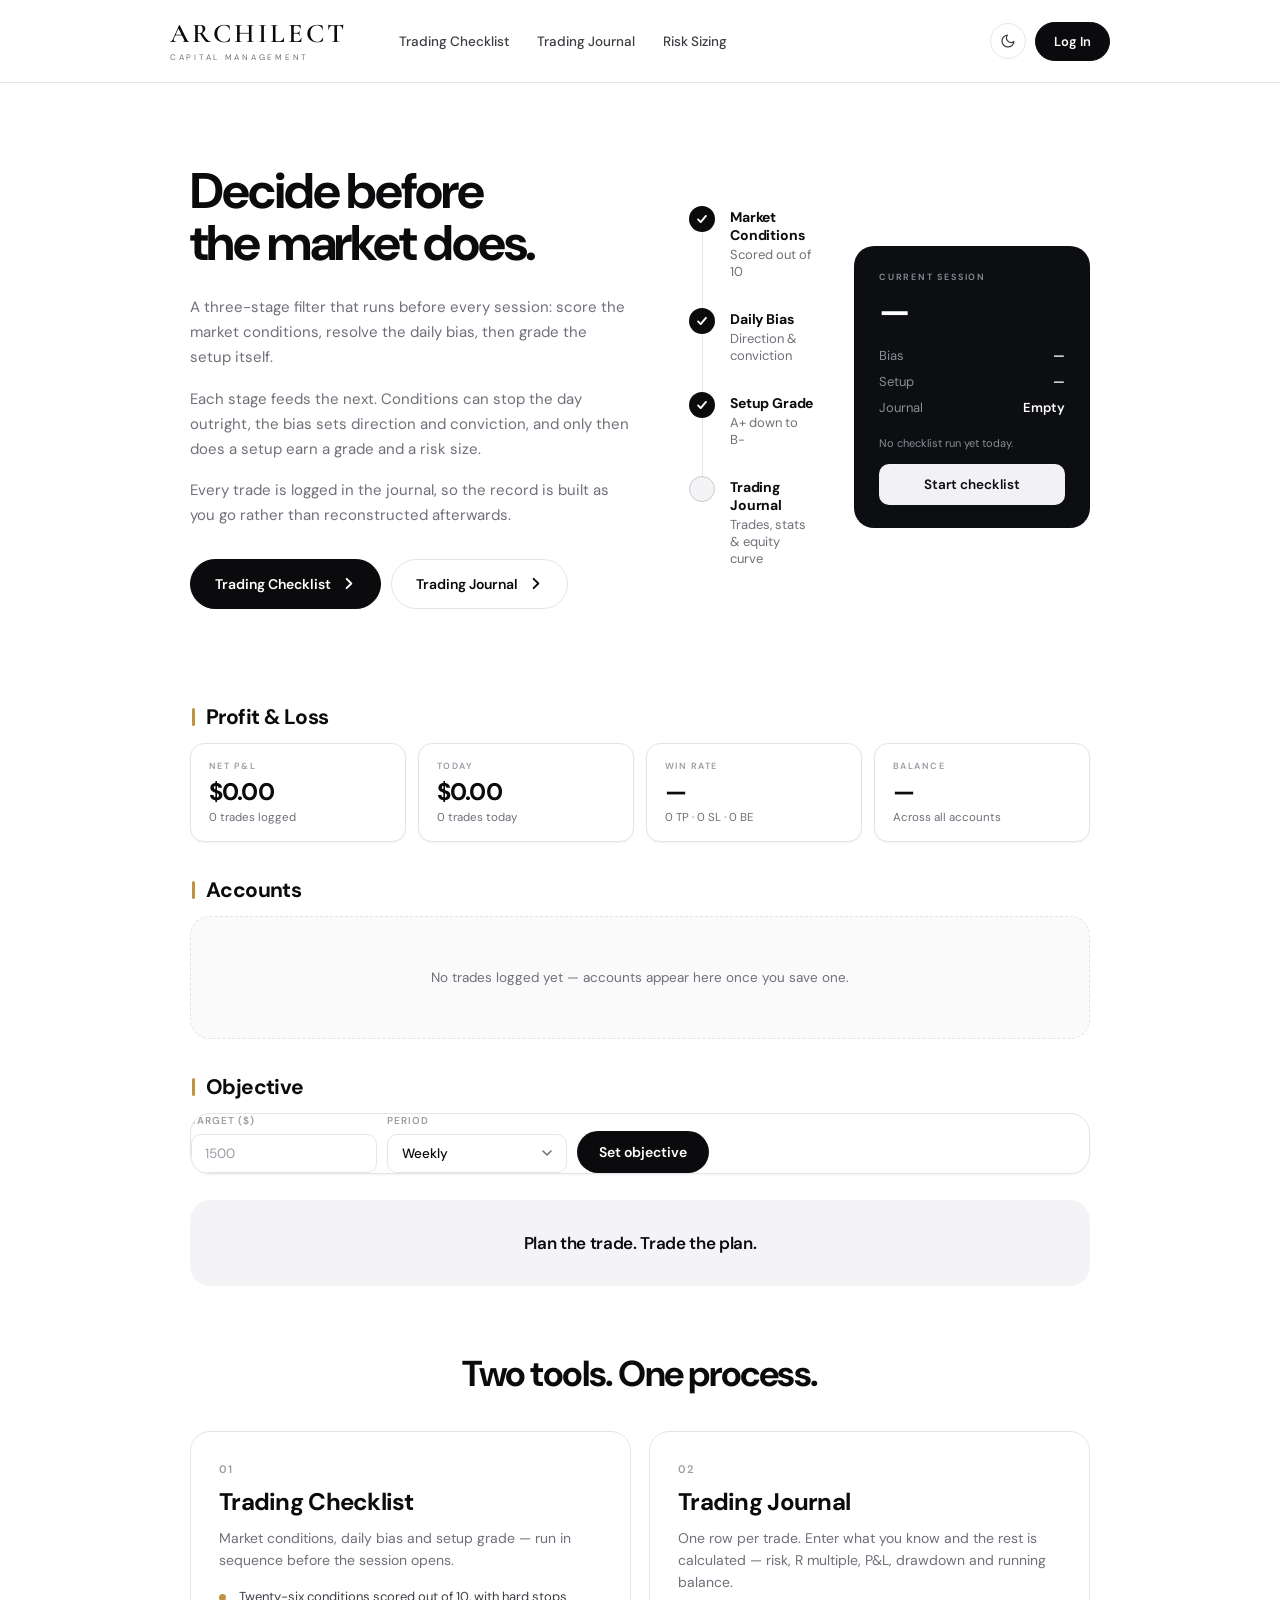
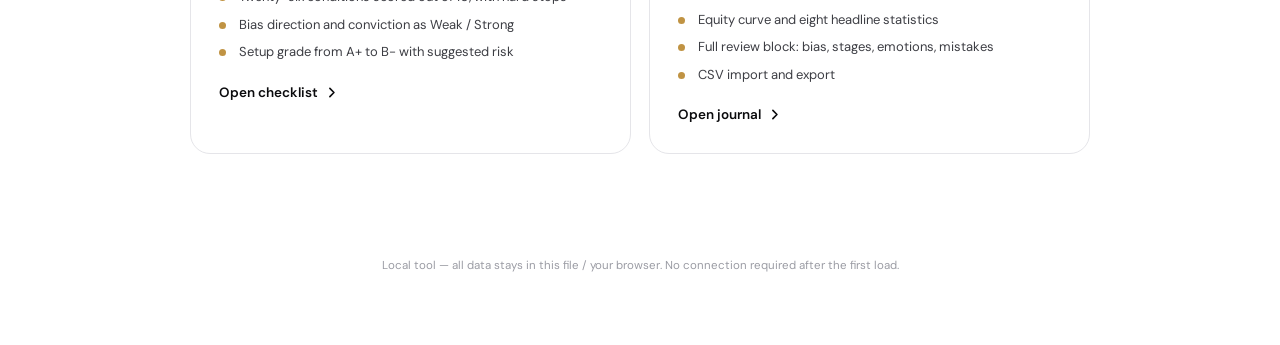
<file: index.html>
<!DOCTYPE html>
<html lang="en">
<head>
<meta charset="UTF-8">
<meta name="viewport" content="width=device-width, initial-scale=1, viewport-fit=cover">
<meta name="view-transition" content="same-origin">
<title>Archilect — Dashboard</title>
<link rel="icon" type="image/x-icon" href="assets/favicon.ico">
<link rel="icon" type="image/png" sizes="32x32" href="assets/favicon-32x32.png">
<link rel="icon" type="image/png" sizes="16x16" href="assets/favicon-16x16.png">
<link rel="apple-touch-icon" sizes="180x180" href="assets/apple-touch-icon.png">
<script src="js/theme-preboot.js"></script>
<script src="js/nav-direction-preboot.js"></script>
<link rel="preconnect" href="https://fonts.googleapis.com">
<link href="https://fonts.googleapis.com/css2?family=DM+Mono:wght@400;500&family=DM+Sans:opsz,wght@9..40,400;9..40,500;9..40,600;9..40,700&family=Cormorant+Garamond:wght@500;600&display=swap" rel="stylesheet">
<link rel="stylesheet" href="css/tokens.css">
<link rel="stylesheet" href="css/layout.css">
<link rel="stylesheet" href="css/components.css">
<link rel="stylesheet" href="css/journal-widget.css">
<link rel="stylesheet" href="css/home.css">
<link rel="stylesheet" href="css/journal-page.css">
<link rel="stylesheet" href="css/navigation.css">
<link rel="stylesheet" href="css/dashboard.css">
</head>
<body class="booting no-stepper">

<header class="app-header">
  <div class="header-top">
    <a class="brand" href="index.html" aria-label="Dashboard">
      <span class="mark">Archilect</span>
      <span class="sub">Capital Management</span>
    </a>
    <nav class="home-nav">
      <a class="home-navlink" href="trading-checklist.html">Trading Checklist</a>
      <a class="home-navlink" href="trading-journal.html">Trading Journal</a>
      <a class="home-navlink" href="risk-sizing.html">Risk Sizing</a>
    </nav>
    <div class="header-actions">
      <button class="icon-btn" id="themeBtn" type="button" aria-label="Toggle day / night theme" title="Toggle day / night theme">
        <svg class="icon-moon" viewBox="0 0 24 24" fill="none" stroke="currentColor" stroke-width="1.8" stroke-linecap="round" stroke-linejoin="round" aria-hidden="true"><path d="M21 12.8A9 9 0 1 1 11.2 3a7 7 0 0 0 9.8 9.8z"/></svg>
        <svg class="icon-sun" viewBox="0 0 24 24" fill="none" stroke="currentColor" stroke-width="1.8" stroke-linecap="round" stroke-linejoin="round" aria-hidden="true"><circle cx="12" cy="12" r="4"/><path d="M12 2v2M12 20v2M4.9 4.9l1.4 1.4M17.7 17.7l1.4 1.4M2 12h2M20 12h2M4.9 19.1l1.4-1.4M17.7 6.3l1.4-1.4"/></svg>
      </button>
      <button class="header-cta" id="loginBtn" type="button">Log In</button>
    </div>
  </div>
</header>

<main>

<div id="dashboard-content">

  <section class="home-hero">
    <div class="home-lead">
      <h1 class="home-h1">Decide before<br>the market does.</h1>
      <p>A three-stage filter that runs before every session: score the market conditions, resolve the daily bias, then grade the setup itself.</p>
      <p>Each stage feeds the next. Conditions can stop the day outright, the bias sets direction and conviction, and only then does a setup earn a grade and a risk size.</p>
      <p>Every trade is logged in the journal, so the record is built as you go rather than reconstructed afterwards.</p>
      <div class="home-ctas">
        <a class="home-cta" href="trading-checklist.html"><span>Trading Checklist</span><svg viewBox="0 0 16 16" fill="none" stroke="currentColor" stroke-width="2" stroke-linecap="round" stroke-linejoin="round" aria-hidden="true"><path d="M6 3l5 5-5 5"/></svg></a>
        <a class="home-cta ghost" href="trading-journal.html"><span>Trading Journal</span><svg viewBox="0 0 16 16" fill="none" stroke="currentColor" stroke-width="2" stroke-linecap="round" stroke-linejoin="round" aria-hidden="true"><path d="M6 3l5 5-5 5"/></svg></a>
      </div>
    </div>

    <div class="home-visual">
      <ol class="flow">
        <li class="flow-step"><span class="flow-line"></span><span class="flow-dot"><svg viewBox="0 0 16 16" fill="none" stroke="currentColor" stroke-width="2.2" stroke-linecap="round" stroke-linejoin="round" aria-hidden="true"><path d="M3.5 8.5l3 3 6-7"/></svg></span>
          <span class="flow-text"><span class="flow-name">Market Conditions</span><span class="flow-meta">Scored out of 10</span></span></li>
        <li class="flow-step"><span class="flow-line"></span><span class="flow-dot"><svg viewBox="0 0 16 16" fill="none" stroke="currentColor" stroke-width="2.2" stroke-linecap="round" stroke-linejoin="round" aria-hidden="true"><path d="M3.5 8.5l3 3 6-7"/></svg></span>
          <span class="flow-text"><span class="flow-name">Daily Bias</span><span class="flow-meta">Direction &amp; conviction</span></span></li>
        <li class="flow-step"><span class="flow-line"></span><span class="flow-dot"><svg viewBox="0 0 16 16" fill="none" stroke="currentColor" stroke-width="2.2" stroke-linecap="round" stroke-linejoin="round" aria-hidden="true"><path d="M3.5 8.5l3 3 6-7"/></svg></span>
          <span class="flow-text"><span class="flow-name">Setup Grade</span><span class="flow-meta">A+ down to B-</span></span></li>
        <li class="flow-step"><span class="flow-dot flow-dot-idle"></span>
          <span class="flow-text"><span class="flow-name">Trading Journal</span><span class="flow-meta">Trades, stats &amp; equity curve</span></span></li>
      </ol>

      <div class="snapshot">
        <span class="snap-label">Current session</span>
        <div class="snap-score" id="dash-score">—</div>
        <div class="snap-rows">
          <div class="snap-row"><span>Bias</span><b id="dash-bias">—</b></div>
          <div class="snap-row"><span>Setup</span><b id="dash-grade">—</b></div>
          <div class="snap-row"><span>Journal</span><b id="dash-trades">—</b></div>
        </div>
        <span class="dash-checklist-note" id="dash-checklist-note"></span>
        <a class="snap-btn" id="dash-continue-btn" href="trading-checklist.html">Continue checklist</a>
      </div>
    </div>
  </section>

  <section class="section-group dashboard-section">
    <div class="section-title"><span class="idx">P&amp;L</span>Profit &amp; Loss</div>
    <div class="stat-grid" id="dash-pnl-stats"></div>
  </section>

  <section class="section-group dashboard-section">
    <div class="section-title"><span class="idx">$</span>Accounts</div>
    <div id="dash-accounts"></div>
  </section>

  <section class="section-group dashboard-section">
    <div class="section-title"><span class="idx">Obj</span>Objective</div>
    <div class="card">
      <div class="obj-form" id="obj-form" style="display:none;">
        <div class="jf"><label style="font-size:10px; color:var(--faint); display:block; margin-bottom:7px; text-transform:uppercase; letter-spacing:.1em; font-weight:600;">Target ($)</label><input type="number" id="obj-amount" placeholder="1500" step="any"></div>
        <div class="jf"><label style="font-size:10px; color:var(--faint); display:block; margin-bottom:7px; text-transform:uppercase; letter-spacing:.1em; font-weight:600;">Period</label>
          <select id="obj-period"><option value="weekly">Weekly</option><option value="monthly">Monthly</option></select>
        </div>
        <button class="save-btn" id="obj-save" type="button" style="width:auto; padding:12px 22px;">Set objective</button>
      </div>
      <div class="obj-progress" id="obj-progress" style="display:none;">
        <div class="obj-row">
          <span class="obj-amounts" id="obj-amounts">—</span>
          <span class="obj-pct" id="obj-pct">0%</span>
        </div>
        <div class="progress-track"><div class="progress-fill" id="obj-fill"></div></div>
        <div class="obj-note" id="obj-note"></div>
      </div>
      <button class="obj-edit-link" id="obj-edit-link" type="button" style="display:none;">Edit objective</button>
    </div>
  </section>

  <div class="quote-band">Plan the trade. Trade the plan.</div>

  <section class="home-close">
    <h2 class="home-h2">Two tools. One process.</h2>
    <div class="home-pages">
      <a class="page-card" href="trading-checklist.html">
        <span class="pc-idx">01</span>
        <span class="pc-name">Trading Checklist</span>
        <span class="pc-desc">Market conditions, daily bias and setup grade — run in sequence before the session opens.</span>
        <ul class="pc-list">
          <li>Twenty-six conditions scored out of 10, with hard stops</li>
          <li>Bias direction and conviction as Weak / Strong</li>
          <li>Setup grade from A+ to B- with suggested risk</li>
        </ul>
        <span class="pc-go">Open checklist<svg viewBox="0 0 16 16" fill="none" stroke="currentColor" stroke-width="2" stroke-linecap="round" stroke-linejoin="round" aria-hidden="true"><path d="M6 3l5 5-5 5"/></svg></span>
      </a>
      <a class="page-card" href="trading-journal.html">
        <span class="pc-idx">02</span>
        <span class="pc-name">Trading Journal</span>
        <span class="pc-desc">One row per trade. Enter what you know and the rest is calculated — risk, R multiple, P&amp;L, drawdown and running balance.</span>
        <ul class="pc-list">
          <li>Equity curve and eight headline statistics</li>
          <li>Full review block: bias, stages, emotions, mistakes</li>
          <li>CSV import and export</li>
        </ul>
        <span class="pc-go">Open journal<svg viewBox="0 0 16 16" fill="none" stroke="currentColor" stroke-width="2" stroke-linecap="round" stroke-linejoin="round" aria-hidden="true"><path d="M6 3l5 5-5 5"/></svg></span>
      </a>
    </div>
  </section>

</div>

</main>

<footer class="credit">Local tool — all data stays in this file / your browser. No connection required after the first load.</footer>

<script src="components/custom-dropdown.js"></script>
<script src="components/theme-toggle.js"></script>
<script src="js/trading-journal-engine.js"></script>
<script src="js/dashboard.js"></script>
<script src="js/page-transitions.js"></script>
</body>
</html>
</file>
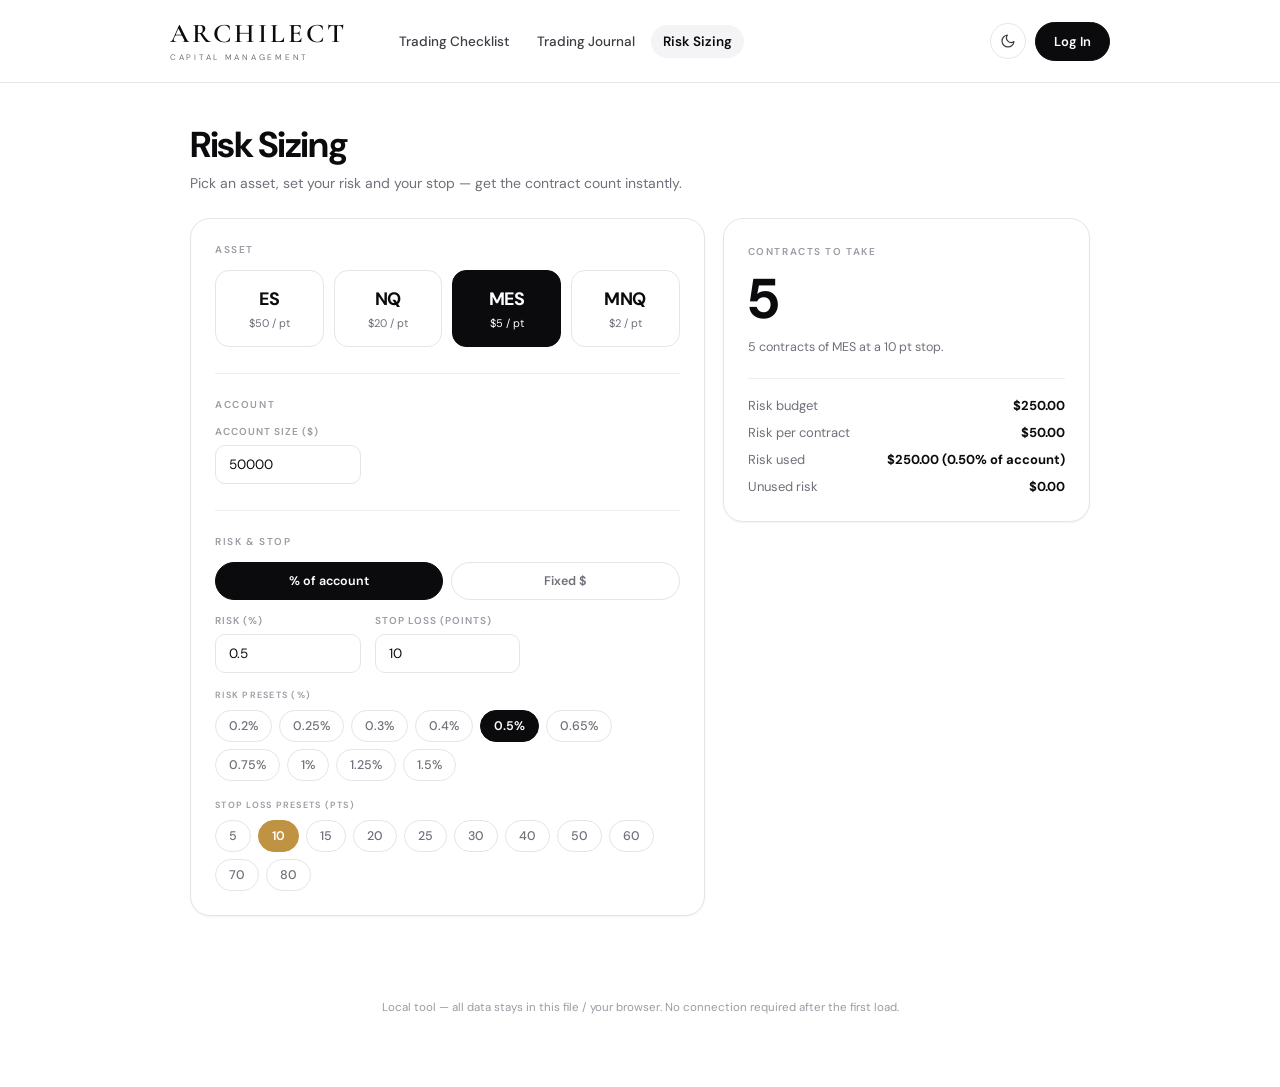
<file: risk-sizing.html>
<!DOCTYPE html>
<html lang="en">
<head>
<meta charset="UTF-8">
<meta name="viewport" content="width=device-width, initial-scale=1, viewport-fit=cover">
<meta name="view-transition" content="same-origin">
<title>Archilect — Risk Sizing</title>
<link rel="icon" type="image/x-icon" href="assets/favicon.ico">
<link rel="icon" type="image/png" sizes="32x32" href="assets/favicon-32x32.png">
<link rel="icon" type="image/png" sizes="16x16" href="assets/favicon-16x16.png">
<link rel="apple-touch-icon" sizes="180x180" href="assets/apple-touch-icon.png">
<script src="js/theme-preboot.js"></script>
<script src="js/nav-direction-preboot.js"></script>
<link rel="preconnect" href="https://fonts.googleapis.com">
<link href="https://fonts.googleapis.com/css2?family=DM+Mono:wght@400;500&family=DM+Sans:opsz,wght@9..40,400;9..40,500;9..40,600;9..40,700&family=Cormorant+Garamond:wght@500;600&display=swap" rel="stylesheet">
<link rel="stylesheet" href="css/tokens.css">
<link rel="stylesheet" href="css/layout.css">
<link rel="stylesheet" href="css/components.css">
<link rel="stylesheet" href="css/journal-widget.css">
<link rel="stylesheet" href="css/home.css">
<link rel="stylesheet" href="css/journal-page.css">
<link rel="stylesheet" href="css/risk-sizing.css">
<link rel="stylesheet" href="css/navigation.css">
</head>
<body class="booting no-stepper">

<header class="app-header">
  <div class="header-top">
    <a class="brand" href="index.html" aria-label="Back to Dashboard">
      <span class="mark">Archilect</span>
      <span class="sub">Capital Management</span>
    </a>
    <nav class="home-nav">
      <a class="home-navlink" href="trading-checklist.html">Trading Checklist</a>
      <a class="home-navlink" href="trading-journal.html">Trading Journal</a>
      <a class="home-navlink on" href="risk-sizing.html">Risk Sizing</a>
    </nav>
    <div class="header-actions">
      <button class="icon-btn" id="themeBtn" type="button" aria-label="Toggle day / night theme" title="Toggle day / night theme">
        <svg class="icon-moon" viewBox="0 0 24 24" fill="none" stroke="currentColor" stroke-width="1.8" stroke-linecap="round" stroke-linejoin="round" aria-hidden="true"><path d="M21 12.8A9 9 0 1 1 11.2 3a7 7 0 0 0 9.8 9.8z"/></svg>
        <svg class="icon-sun" viewBox="0 0 24 24" fill="none" stroke="currentColor" stroke-width="1.8" stroke-linecap="round" stroke-linejoin="round" aria-hidden="true"><circle cx="12" cy="12" r="4"/><path d="M12 2v2M12 20v2M4.9 4.9l1.4 1.4M17.7 17.7l1.4 1.4M2 12h2M20 12h2M4.9 19.1l1.4-1.4M17.7 6.3l1.4-1.4"/></svg>
      </button>
      <button class="header-cta" id="loginBtn" type="button">Log In</button>
    </div>
  </div>
</header>

<main>

    <section class="j-head">
      <div>
        <h1 class="j-title">Risk Sizing</h1>
        <p class="j-sub">Pick an asset, set your risk and your stop — get the contract count instantly.</p>
      </div>
    </section>

    <div class="rs-grid">
      <div class="card rs-inputs">

        <div class="j2-group">
          <div class="j2-group-title">Asset</div>
          <div class="rs-asset-set" id="rs-asset" data-value="MES">
            <button type="button" class="rs-asset-btn" data-val="ES"><span class="rs-asset-name">ES</span><span class="rs-asset-meta">$50 / pt</span></button>
            <button type="button" class="rs-asset-btn" data-val="NQ"><span class="rs-asset-name">NQ</span><span class="rs-asset-meta">$20 / pt</span></button>
            <button type="button" class="rs-asset-btn" data-val="MES"><span class="rs-asset-name">MES</span><span class="rs-asset-meta">$5 / pt</span></button>
            <button type="button" class="rs-asset-btn" data-val="MNQ"><span class="rs-asset-name">MNQ</span><span class="rs-asset-meta">$2 / pt</span></button>
          </div>
        </div>

        <div class="j2-group">
          <div class="j2-group-title">Account</div>
          <div class="jf-grid rs-grid-3">
            <div class="jf"><label>Account size ($)</label><input id="rs-account" type="number" placeholder="50000" step="any" min="0"></div>
          </div>
        </div>

        <div class="j2-group">
          <div class="j2-group-title">Risk &amp; stop</div>
          <div class="rs-mode-set" id="rs-mode" data-value="pct">
            <button type="button" class="seg-btn" data-val="pct">% of account</button>
            <button type="button" class="seg-btn" data-val="fixed">Fixed $</button>
          </div>
          <div class="jf-grid rs-grid-3" style="margin-top:14px;">
            <div class="jf" id="rs-pct-field"><label>Risk (%)</label><input id="rs-riskPct" type="number" placeholder="0.5" step="0.01" min="0"></div>
            <div class="jf" id="rs-fixed-field" style="display:none;"><label>Risk ($)</label><input id="rs-riskFixed" type="number" placeholder="250" step="any" min="0"></div>
            <div class="jf"><label>Stop loss (points)</label><input id="rs-sl" type="number" placeholder="10" step="0.25" min="0"></div>
          </div>
          <div class="rs-preset-row">
            <span class="rs-preset-label">Risk presets (%)</span>
            <div class="chipset rs-presets" id="rs-risk-presets">
              <button type="button" class="chip" data-val="0.2">0.2%</button>
              <button type="button" class="chip" data-val="0.25">0.25%</button>
              <button type="button" class="chip" data-val="0.3">0.3%</button>
              <button type="button" class="chip" data-val="0.4">0.4%</button>
              <button type="button" class="chip" data-val="0.5">0.5%</button>
              <button type="button" class="chip" data-val="0.65">0.65%</button>
              <button type="button" class="chip" data-val="0.75">0.75%</button>
              <button type="button" class="chip" data-val="1">1%</button>
              <button type="button" class="chip" data-val="1.25">1.25%</button>
              <button type="button" class="chip" data-val="1.5">1.5%</button>
            </div>
          </div>
          <div class="rs-preset-row">
            <span class="rs-preset-label">Stop loss presets (pts)</span>
            <div class="chipset rs-presets" id="rs-sl-presets">
              <button type="button" class="chip chip-sl" data-val="5">5</button>
              <button type="button" class="chip chip-sl" data-val="10">10</button>
              <button type="button" class="chip chip-sl" data-val="15">15</button>
              <button type="button" class="chip chip-sl" data-val="20">20</button>
              <button type="button" class="chip chip-sl" data-val="25">25</button>
              <button type="button" class="chip chip-sl" data-val="30">30</button>
              <button type="button" class="chip chip-sl" data-val="40">40</button>
              <button type="button" class="chip chip-sl" data-val="50">50</button>
              <button type="button" class="chip chip-sl" data-val="60">60</button>
              <button type="button" class="chip chip-sl" data-val="70">70</button>
              <button type="button" class="chip chip-sl" data-val="80">80</button>
            </div>
          </div>
        </div>

      </div>

      <div class="card rs-result">
        <span class="rs-result-label">Contracts to take</span>
        <div class="rs-result-value" id="rs-contracts">—</div>
        <div class="rs-result-sub" id="rs-warning"></div>
        <div class="rs-breakdown" id="rs-breakdown"></div>
      </div>
    </div>

</main>

<footer class="credit">Local tool — all data stays in this file / your browser. No connection required after the first load.</footer>

<script src="components/theme-toggle.js"></script>
<script src="js/risk-sizing.js"></script>
<script src="js/page-transitions.js"></script>
</body>
</html>
</file>
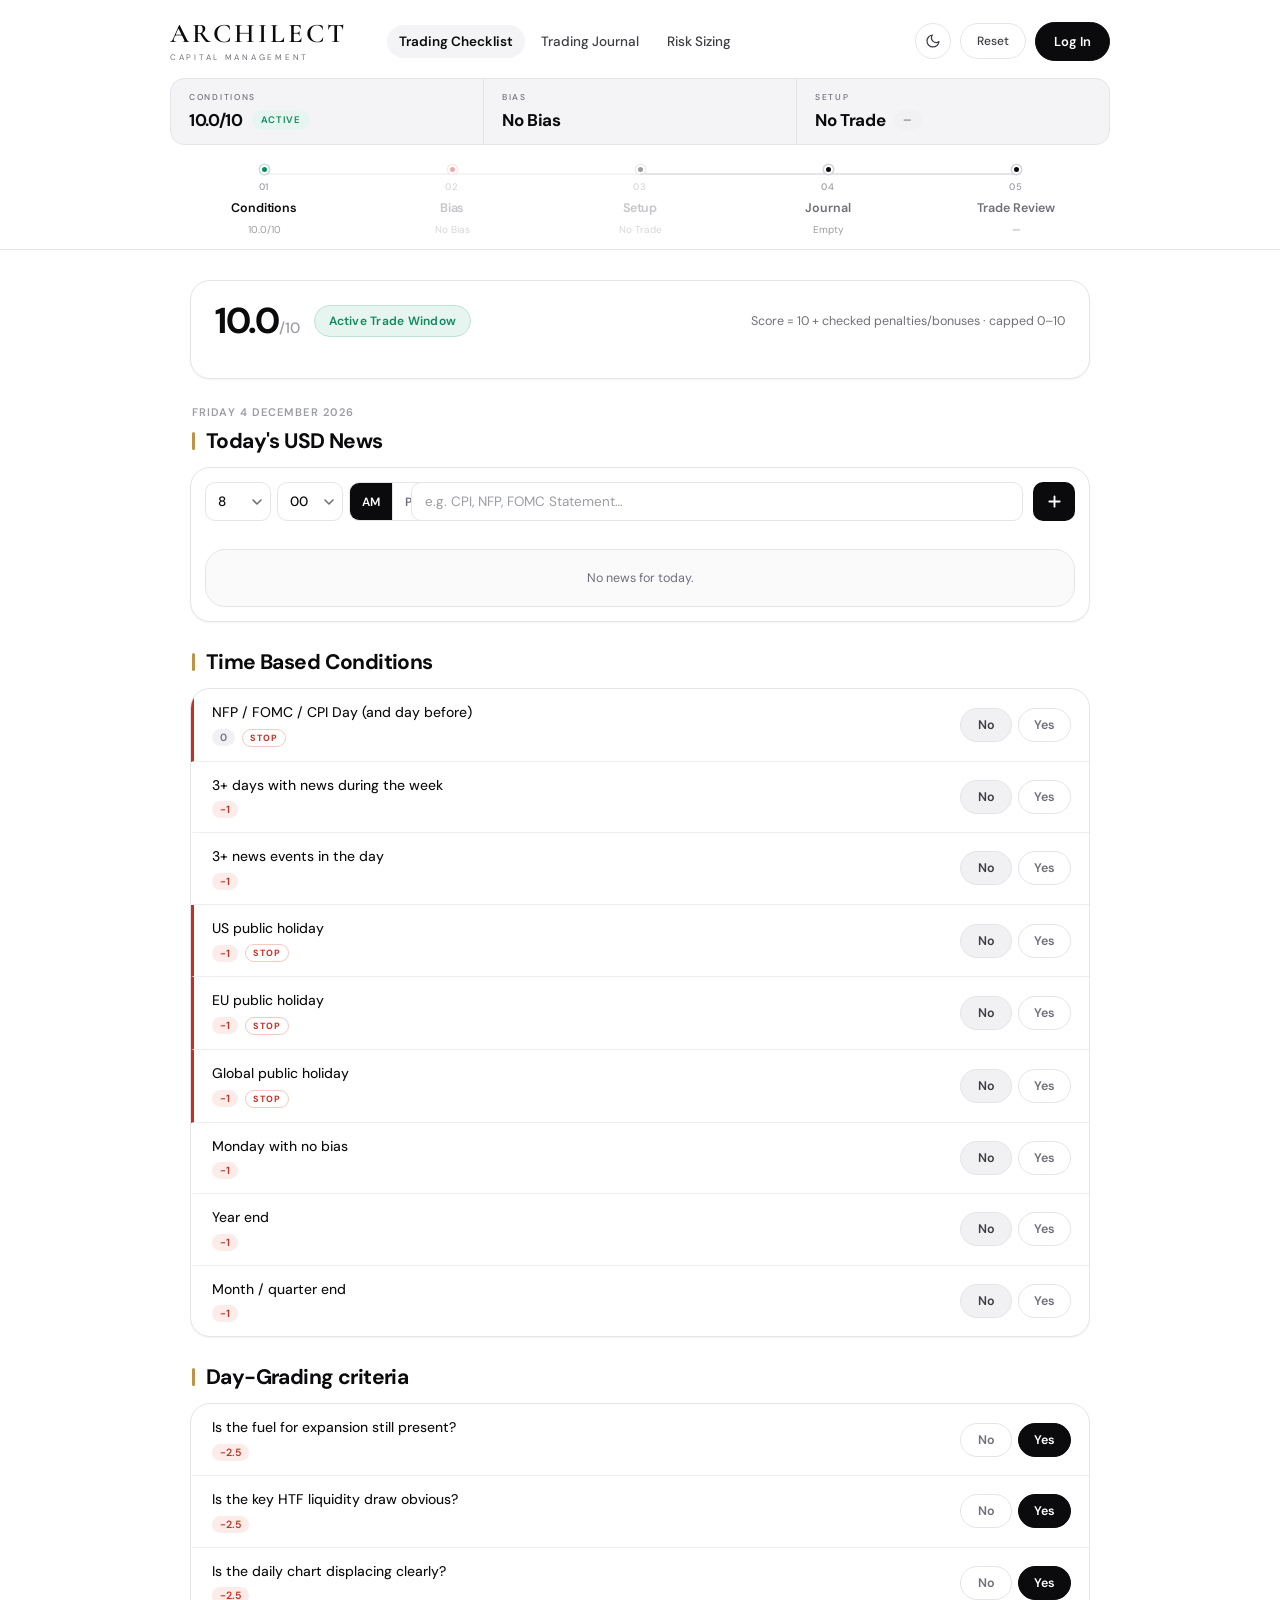
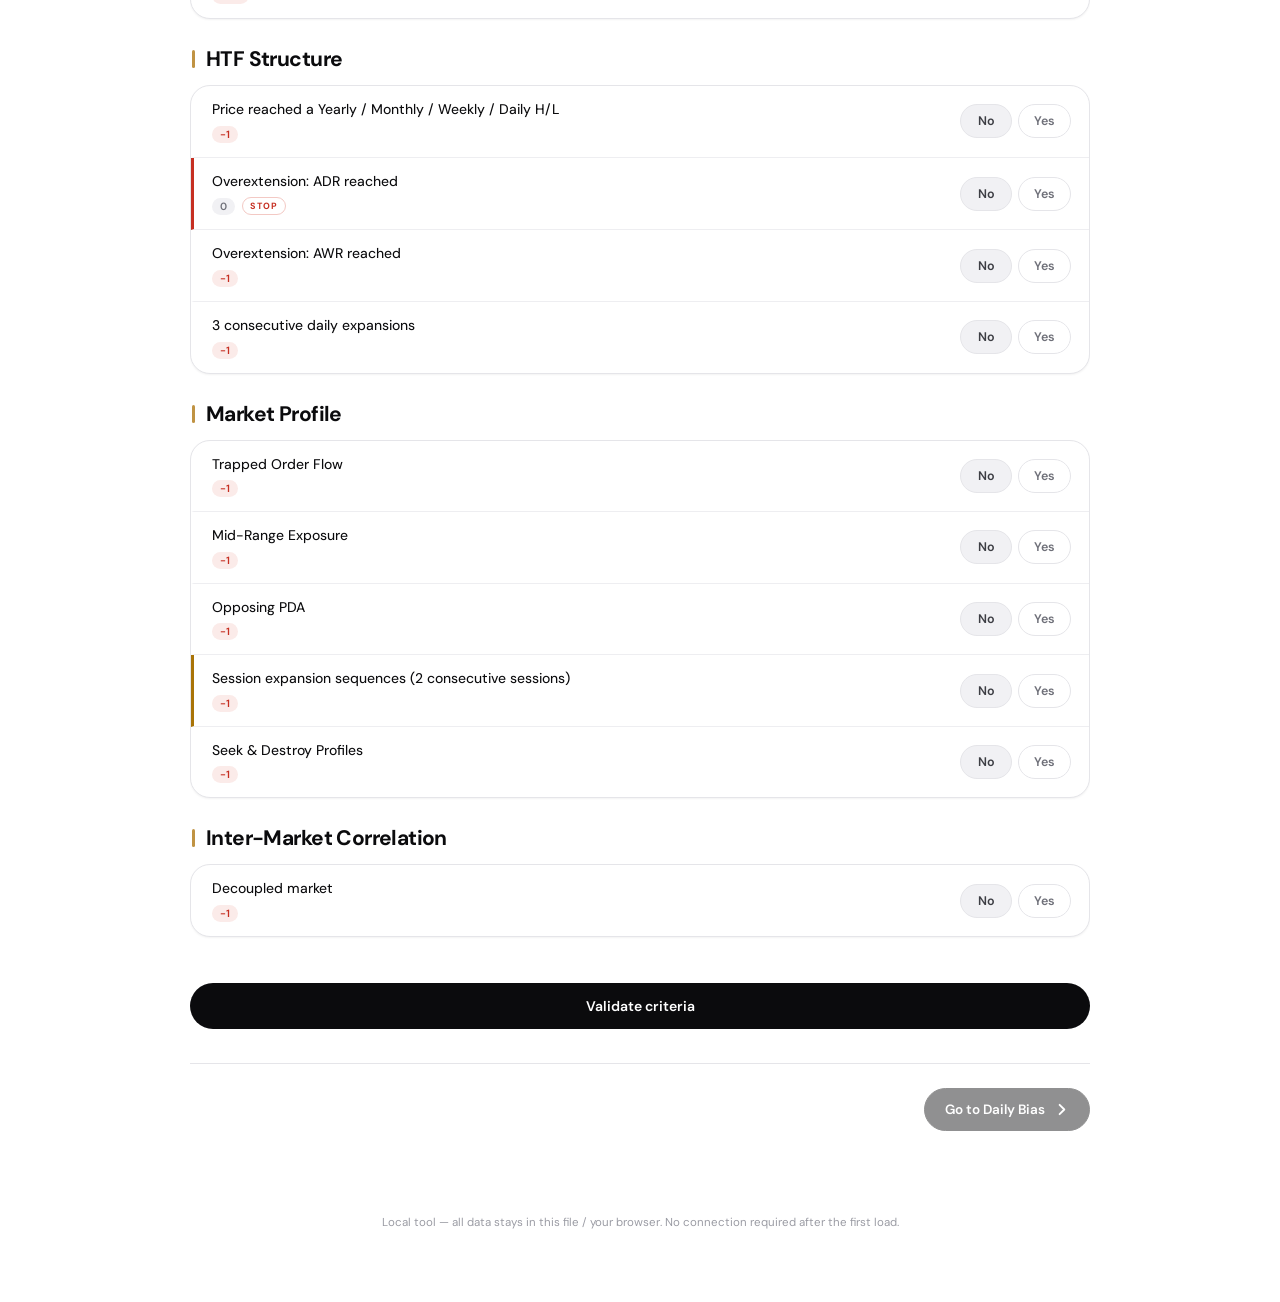
<file: trading-checklist.html>
<!DOCTYPE html>
<html lang="en">
<head>
<meta charset="UTF-8">
<meta name="viewport" content="width=device-width, initial-scale=1, viewport-fit=cover">
<meta name="view-transition" content="same-origin">
<title>Archilect — Trading Checklist</title>
<link rel="icon" type="image/x-icon" href="assets/favicon.ico">
<link rel="icon" type="image/png" sizes="32x32" href="assets/favicon-32x32.png">
<link rel="icon" type="image/png" sizes="16x16" href="assets/favicon-16x16.png">
<link rel="apple-touch-icon" sizes="180x180" href="assets/apple-touch-icon.png">
<script src="js/theme-preboot.js"></script>
<script src="js/nav-direction-preboot.js"></script>
<link rel="preconnect" href="https://fonts.googleapis.com">
<link href="https://fonts.googleapis.com/css2?family=DM+Mono:wght@400;500&family=DM+Sans:opsz,wght@9..40,400;9..40,500;9..40,600;9..40,700&family=Cormorant+Garamond:wght@500;600&display=swap" rel="stylesheet">
<link rel="stylesheet" href="css/tokens.css">
<link rel="stylesheet" href="css/layout.css">
<link rel="stylesheet" href="css/components.css">
<link rel="stylesheet" href="css/journal-widget.css">
<link rel="stylesheet" href="css/home.css">
<link rel="stylesheet" href="css/journal-page.css">
<link rel="stylesheet" href="css/navigation.css">
</head>
<body class="booting">

<header class="app-header">
  <div class="header-top">
    <a class="brand" href="index.html" aria-label="Back to Dashboard">
      <span class="mark">Archilect</span>
      <span class="sub">Capital Management</span>
    </a>
    <nav class="home-nav">
      <a class="home-navlink on" href="trading-checklist.html">Trading Checklist</a>
      <a class="home-navlink" href="trading-journal.html">Trading Journal</a>
      <a class="home-navlink" href="risk-sizing.html">Risk Sizing</a>
    </nav>
    <div class="header-actions">
      <button class="icon-btn" id="themeBtn" type="button" aria-label="Toggle day / night theme" title="Toggle day / night theme">
        <svg class="icon-moon" viewBox="0 0 24 24" fill="none" stroke="currentColor" stroke-width="1.8" stroke-linecap="round" stroke-linejoin="round" aria-hidden="true"><path d="M21 12.8A9 9 0 1 1 11.2 3a7 7 0 0 0 9.8 9.8z"/></svg>
        <svg class="icon-sun" viewBox="0 0 24 24" fill="none" stroke="currentColor" stroke-width="1.8" stroke-linecap="round" stroke-linejoin="round" aria-hidden="true"><circle cx="12" cy="12" r="4"/><path d="M12 2v2M12 20v2M4.9 4.9l1.4 1.4M17.7 17.7l1.4 1.4M2 12h2M20 12h2M4.9 19.1l1.4-1.4M17.7 6.3l1.4-1.4"/></svg>
      </button>
      <button class="reset-btn" id="resetAllBtn" type="button">Reset</button>
      <button class="header-cta" id="loginBtn" type="button">Log In</button>
    </div>
  </div>

  <div class="status-strip" id="statusStrip">
    <div class="status-item">
      <span class="ss-label">Conditions</span>
      <div class="ss-row">
        <span class="ss-value" id="ss-mc-value"><span id="ss-mc-score">10.0/10</span></span>
        <span class="ss-tag go" id="ss-mc-tag">ACTIVE</span>
      </div>
    </div>
    <div class="status-item">
      <span class="ss-label">Bias</span>
      <div class="ss-row">
        <span class="ss-value" id="ss-bias-value">—</span>
        <span class="ss-tag grey" id="ss-bias-tag">—</span>
      </div>
    </div>
    <div class="status-item">
      <span class="ss-label">Setup</span>
      <div class="ss-row">
        <span class="ss-value" id="ss-setup-value">—</span>
        <span class="ss-tag grey" id="ss-setup-tag">—</span>
      </div>
    </div>
  </div>

  <nav class="stepper" id="stepperNav">
    <button class="step active" data-tab="conditions" type="button">
      <span class="rail"></span>
      <span class="light neutral" id="light-conditions"></span>
      <span class="num">01</span>
      <span class="label">Conditions</span>
      <span class="stateline" id="state-conditions">—</span>
    </button>
    <button class="step" data-tab="bias" type="button">
      <span class="rail" id="rail-bias"></span>
      <span class="light neutral" id="light-bias"></span>
      <span class="num">02</span>
      <span class="label">Bias</span>
      <span class="stateline" id="state-bias">—</span>
    </button>
    <button class="step" data-tab="setup" type="button">
      <span class="rail" id="rail-setup"></span>
      <span class="light neutral" id="light-setup"></span>
      <span class="num">03</span>
      <span class="label">Setup</span>
      <span class="stateline" id="state-setup">—</span>
    </button>
    <button class="step" data-tab="journal" type="button">
      <span class="rail" id="rail-journal"></span>
      <span class="light neutral" id="light-journal"></span>
      <span class="num">04</span>
      <span class="label">Journal</span>
      <span class="stateline" id="state-journal">—</span>
    </button>
    <button class="step" data-tab="tradereview" type="button">
      <span class="rail" id="rail-tradereview"></span>
      <span class="light neutral" id="light-tradereview"></span>
      <span class="num">05</span>
      <span class="label">Trade Review</span>
      <span class="stateline" id="state-tradereview">—</span>
    </button>
  </nav>
</header>

<main>

  <!-- ===================== PANEL 1 — MARKET CONDITIONS ===================== -->
  <section class="panel active" id="panel-conditions">
    <div class="summary" id="mc-summary">
      <div class="verdict-block">
        <div class="score score-collapse" id="mc-score-block"><span><span id="mc-score">10.0</span><span class="of10">/10</span></span></div>
        <div class="verdict-pill go" id="mc-verdict-pill">ACTIVE TRADE WINDOW</div>
      </div>
      <div class="meta">Score = 10 + checked penalties/bonuses · capped 0–10</div>
      <div class="alerts" id="mc-alerts"><span id="mc-alerts-text"></span></div>
    </div>

    <div class="section-group">
      <div class="today-date" id="today-date"></div>
      <div class="section-title"><span class="idx">$</span>Today's USD News</div>
      <div class="card news-card">
        <div class="news-form" id="news-form">
          <div class="news-time-group">
            <select id="news-hour" class="news-hour-input" data-time-grid aria-label="Hour">
              <option value="1">1</option><option value="2">2</option><option value="3">3</option>
              <option value="4">4</option><option value="5">5</option><option value="6">6</option>
              <option value="7">7</option><option value="8" selected>8</option><option value="9">9</option>
              <option value="10">10</option><option value="11">11</option><option value="12">12</option>
            </select>
            <select id="news-minute" class="news-minute-input" data-time-grid aria-label="Minute">
              <option value="00" selected>00</option><option value="05">05</option><option value="10">10</option>
              <option value="15">15</option><option value="20">20</option><option value="25">25</option>
              <option value="30">30</option><option value="35">35</option><option value="40">40</option>
              <option value="45">45</option><option value="50">50</option><option value="55">55</option>
            </select>
            <div class="ampm-toggle" id="news-ampm">
              <button type="button" class="ampm-btn active" data-val="AM">AM</button>
              <button type="button" class="ampm-btn" data-val="PM">PM</button>
            </div>
          </div>
          <input type="text" id="news-text" class="news-text-input" placeholder="e.g. CPI, NFP, FOMC Statement…" aria-label="News event">
          <button type="button" id="news-add" class="news-add-btn" aria-label="Add news event">
            <svg viewBox="0 0 16 16" fill="none" stroke="currentColor" stroke-width="2" stroke-linecap="round" stroke-linejoin="round" aria-hidden="true"><path d="M8 2.5v11M2.5 8h11"/></svg>
          </button>
        </div>
        <div id="news-list" class="news-list"></div>
        <div class="empty-state news-empty" id="news-empty">No news for today.</div>
      </div>
    </div>

    <div id="mc-sections"></div>
    <div class="mc-validate-bar" id="mc-validate-bar">
      <button class="save-btn" id="mc-validate-btn" type="button">Validate criteria</button>
      <button class="tool-btn" id="mc-edit-btn" type="button" style="display:none;">Edit criteria</button>
    </div>
    <div class="panel-nav">
      <button class="nav-btn next" type="button" data-goto="bias"><span>Go to Daily Bias</span><svg viewBox="0 0 16 16" fill="none" stroke="currentColor" stroke-width="2" stroke-linecap="round" stroke-linejoin="round" aria-hidden="true"><path d="M6 3l5 5-5 5"/></svg></button>
    </div>
  </section>

  <!-- ===================== PANEL 2 — BIAS ===================== -->
  <section class="panel" id="panel-bias">
    <div class="summary" id="bias-summary">
      <div class="verdict-block">
        <div class="score" id="bias-stars" style="font-size:26px;">—</div>
        <div class="verdict-pill grey" id="bias-verdict-pill">—</div>
      </div>
      <div class="meta" id="bias-branch">Active branch: —</div>
    </div>

    <div class="section-group">
      <div class="section-title"><span class="idx">A</span>Volatility Regime</div>
      <div class="card">
        <div class="field-row">
          <label>Volatility of the day</label>
          <select id="b-vol">
            <option value="Low">Low</option>
            <option value="Medium">Medium</option>
            <option value="High" selected>High</option>
          </select>
        </div>
        <div class="field-row" id="b-monday-row">
          <label>Monday (Low/Medium Vol) → forced Bullish</label>
          <div class="seg" id="b-monday" data-yesno="b-monday"><button type="button" class="seg-btn active sel-no" data-val="No">No</button><button type="button" class="seg-btn" data-val="Yes">Yes</button></div>
        </div>
        <div class="calc-row"><span class="k">Active branch</span><span class="v" id="b-activeBranch">Session Sweep</span></div>
      </div>
    </div>

    <div class="section-group" id="b-sweep-group">
      <div class="section-title"><span class="idx">B</span>High Volatility Day — Session Sweep</div>
      <div class="card">
        <div class="field-row"><label>Asia's High still clean</label><div class="seg" id="b-asiaHigh" data-yesno="b-asiaHigh"><button type="button" class="seg-btn active sel-no" data-val="No">No</button><button type="button" class="seg-btn" data-val="Yes">Yes</button></div></div>
        <div class="field-row"><label>Asia's Low still clean</label><div class="seg" id="b-asiaLow" data-yesno="b-asiaLow"><button type="button" class="seg-btn active sel-no" data-val="No">No</button><button type="button" class="seg-btn" data-val="Yes">Yes</button></div></div>
        <div class="field-row" id="b-lonHigh-row"><label>London's High still clean</label><div class="seg" id="b-lonHigh" data-yesno="b-lonHigh"><button type="button" class="seg-btn active sel-no" data-val="No">No</button><button type="button" class="seg-btn" data-val="Yes">Yes</button></div></div>
        <div class="field-row" id="b-lonLow-row"><label>London's Low still clean</label><div class="seg" id="b-lonLow" data-yesno="b-lonLow"><button type="button" class="seg-btn active sel-no" data-val="No">No</button><button type="button" class="seg-btn" data-val="Yes">Yes</button></div></div>
        <div class="calc-row"><span class="k">Session sweep verdict</span><span class="v" id="b-sweepVerdict">No Bias</span></div>
      </div>
    </div>

    <div class="section-group" id="b-offliq-group">
      <div class="section-title"><span class="idx">C</span>Order Flow &amp; Liquidity Mapping</div>
      <div class="hint">Used when the active branch is “OF + Liquidity” (Low/Medium volatility, excluding Monday auto-bullish).</div>
      <div class="card">
        <div class="field-row">
          <label>Dominant Order Flow</label>
          <select id="b-of">
            <option value="None" selected>—</option>
            <option value="Bullish">Bullish (+3)</option>
            <option value="Bearish">Bearish (+3)</option>
            <option value="Neutral">Neutral (+3)</option>
          </select>
        </div>
      </div>

      <div class="section-title" style="margin-top:14px;"><span class="idx">C1</span>Liquidity — Time-Based Pools</div>
      <div class="card" id="b-timepools"></div>

      <div class="section-title" style="margin-top:14px;"><span class="idx">C2</span>Liquidity — Price-Based Pools</div>
      <div class="card" id="b-pricepools"></div>

      <div class="card" style="margin-top:14px;">
        <div class="calc-row"><span class="k">Bullish points</span><span class="v" id="b-bullPts">0</span></div>
        <div class="calc-row"><span class="k">Bearish points</span><span class="v" id="b-bearPts">0</span></div>
        <div class="calc-row"><span class="k">Neutral points</span><span class="v" id="b-neutPts">0</span></div>
        <div class="calc-row"><span class="k">Pre-conviction bias</span><span class="v" id="b-preConv">—</span></div>
      </div>
    </div>

    <div class="section-group" id="b-conviction-group">
      <div class="section-title"><span class="idx">D</span>Conviction Modifiers — Last Daily Candle Closure</div>
      <div class="card">
        <div class="field-row"><label>Seek &amp; Destroy candle</label><div class="seg" id="b-seekDestroy" data-yesno="b-seekDestroy"><button type="button" class="seg-btn active sel-no" data-val="No">No</button><button type="button" class="seg-btn" data-val="Yes">Yes</button></div></div>
        <div class="field-row"><label>Consolidation candle</label><div class="seg" id="b-consolidation" data-yesno="b-consolidation"><button type="button" class="seg-btn active sel-no" data-val="No">No</button><button type="button" class="seg-btn" data-val="Yes">Yes</button></div></div>
        <div class="field-row"><label>Bullish daily expansion candle</label><div class="seg" id="b-bullExp" data-yesno="b-bullExp"><button type="button" class="seg-btn active sel-no" data-val="No">No</button><button type="button" class="seg-btn" data-val="Yes">Yes</button></div></div>
        <div class="field-row"><label>Bearish daily expansion candle</label><div class="seg" id="b-bearExp" data-yesno="b-bearExp"><button type="button" class="seg-btn active sel-no" data-val="No">No</button><button type="button" class="seg-btn" data-val="Yes">Yes</button></div></div>
        <div class="field-row"><label>Rejection candle rejecting the PDH</label><div class="seg" id="b-rejPDH" data-yesno="b-rejPDH"><button type="button" class="seg-btn active sel-no" data-val="No">No</button><button type="button" class="seg-btn" data-val="Yes">Yes</button></div></div>
        <div class="field-row"><label>Rejection candle rejecting the PDL</label><div class="seg" id="b-rejPDL" data-yesno="b-rejPDL"><button type="button" class="seg-btn active sel-no" data-val="No">No</button><button type="button" class="seg-btn" data-val="Yes">Yes</button></div></div>
      </div>
    </div>

    <div class="section-group" id="b-intermarket-group">
      <div class="section-title"><span class="idx">E</span>Inter-Market Alignment</div>
      <div class="card">
        <div class="field-row"><label>Interest Rates &amp; Forex confirm the bias</label><div class="seg" id="b-irConfirm" data-yesno="b-irConfirm"><button type="button" class="seg-btn active sel-no" data-val="No">No</button><button type="button" class="seg-btn" data-val="Yes">Yes</button></div></div>
        <div class="field-row"><label>Interest Rates &amp; Forex diverge</label><div class="seg" id="b-irDiverge" data-yesno="b-irDiverge"><button type="button" class="seg-btn active sel-no" data-val="No">No</button><button type="button" class="seg-btn" data-val="Yes">Yes</button></div></div>
      </div>
    </div>

    <div class="section-group">
      <div class="section-title"><span class="idx">F</span>Draw on Liquidity</div>
      <div class="card">
        <div class="field-row">
          <label>Type</label>
          <select id="b-dolType">
            <option value="SD Level" selected>SD Level</option>
            <option value="Previous Day Liquidity">Previous Day Liquidity</option>
            <option value="Gaps">Gaps</option>
          </select>
        </div>
        <div class="field-row">
          <label>Level</label>
          <select id="b-dolLevel"></select>
        </div>
        <div class="calc-row"><span class="k">Draw on Liquidity of the day</span><span class="v" id="b-dolResult">—</span></div>
      </div>
    </div>

    <div class="section-group">
      <div class="section-title"><span class="idx">✓</span>Result</div>
      <div class="card">
        <div class="calc-row"><span class="k">Bias direction</span><span class="v" id="b-direction">—</span></div>
        <div class="calc-row"><span class="k">Conviction</span><span class="v" id="b-convictionStars">—</span></div>
        <div class="calc-row"><span class="k">Verdict</span><span class="v" id="b-verdict">—</span></div>
      </div>
    </div>
    <div class="mc-validate-bar" id="bias-validate-bar">
      <button class="save-btn" id="bias-validate-btn" type="button">Validate criteria</button>
      <button class="tool-btn" id="bias-edit-btn" type="button" style="display:none;">Edit criteria</button>
    </div>
    <div class="panel-nav">
      <button class="nav-btn back" type="button" data-goto="conditions"><svg viewBox="0 0 16 16" fill="none" stroke="currentColor" stroke-width="2" stroke-linecap="round" stroke-linejoin="round" aria-hidden="true"><path d="M10 3L5 8l5 5"/></svg><span>Return to Market Conditions</span></button>
      <button class="nav-btn next" type="button" data-goto="setup"><span>Go to Setup</span><svg viewBox="0 0 16 16" fill="none" stroke="currentColor" stroke-width="2" stroke-linecap="round" stroke-linejoin="round" aria-hidden="true"><path d="M6 3l5 5-5 5"/></svg></button>
    </div>
  </section>

  <!-- ===================== PANEL 3 — SETUP ===================== -->
  <section class="panel" id="panel-setup">
    <div class="summary" id="setup-summary">
      <div class="verdict-block">
        <div class="score" id="s-grade" style="font-size:22px;">—</div>
        <div class="verdict-pill grey" id="s-grade-pill">NO TRADE</div>
      </div>
      <div class="meta" id="s-risk">Risk Funded — · Challenge —</div>
    </div>

    <div id="setup-biasContext">
    <div class="section-group">
      <div class="section-title"><span class="idx">A</span>Bias &amp; MTF Context</div>
      <div class="card">
        <div class="field-row">
          <label>Bias direction (from Bias sheet)</label>
          <span class="readonly-field" id="s-biasFromSheet">—</span>
        </div>
        <div class="field-row">
          <label>4H chart direction</label>
          <select id="s-4h"><option value="Bullish">Bullish</option><option value="Bearish">Bearish</option><option value="Neutral" selected>Neutral</option></select>
        </div>
        <div class="field-row">
          <label>1H chart direction</label>
          <select id="s-1h"><option value="Bullish">Bullish</option><option value="Bearish">Bearish</option><option value="Neutral" selected>Neutral</option></select>
        </div>
        <div class="field-row">
          <label>15min chart direction</label>
          <select id="s-15m"><option value="Bullish">Bullish</option><option value="Bearish">Bearish</option><option value="Neutral" selected>Neutral</option></select>
        </div>
        <div class="calc-row"><span class="k">4H aligned with bias</span><span class="v" id="s-4hAlign">—</span></div>
        <div class="calc-row"><span class="k">1H aligned with bias</span><span class="v" id="s-1hAlign">—</span></div>
        <div class="calc-row"><span class="k">15min aligned with bias</span><span class="v" id="s-15mAlign">—</span></div>
      </div>
    </div>
    </div>

    <div id="setup-rc-context">
    <div class="section-group">
      <div class="section-title"><span class="idx">A</span>HTF &amp; MTF Context</div>
      <div class="card">
        <div class="field-row">
          <label>Setup direction</label>
          <span class="readonly-field" id="rc-direction">—</span>
        </div>
        <div class="field-row">
          <label>Bias direction (from Bias sheet)</label>
          <span class="readonly-field" id="rc-biasFromSheet">—</span>
        </div>
        <div class="field-row">
          <label>4H chart direction</label>
          <select id="rc-4h"><option value="Bullish">Bullish</option><option value="Bearish" selected>Bearish</option><option value="Neutral">Neutral</option></select>
        </div>
        <div class="field-row">
          <label>1H chart direction</label>
          <select id="rc-1h"><option value="Bullish">Bullish</option><option value="Bearish" selected>Bearish</option><option value="Neutral">Neutral</option></select>
        </div>
        <div class="calc-row"><span class="k">4H aligned with bias</span><span class="v" id="rc-4hAlign">—</span></div>
        <div class="calc-row"><span class="k">1H aligned with bias</span><span class="v" id="rc-1hAlign">—</span></div>
      </div>
      <div class="hint">A Reverse Setup is always taken against the bias; a Catch Up Setup is always taken aligned with it. The 4H/1H reads above are informational only — they do not affect the grade below.</div>
    </div>
    </div>

    <div class="section-group">
      <div class="section-title"><span class="idx">Type</span>Setup Type</div>
      <div class="card">
        <div class="field-row">
          <label>Setup type</label>
          <select id="s-setupType">
            <option value="None">None</option>
            <option value="2 Stages" selected>2 Stages</option>
            <option value="Reverse Setup">Reverse Setup</option>
            <option value="Catch Up Setup">Catch Up Setup</option>
          </select>
        </div>
        <div class="hint">Reverse and Catch Up setups only unlock on Medium or Low Volatility days — a High Volatility day always uses 2 Stages.</div>
      </div>
    </div>

    <div id="setup-2stages">
    <div class="section-group">
      <div class="section-title"><span class="idx">B</span>Setup Scoring</div>
      <div class="card">
        <div class="field-row">
          <label>SSMT type</label>
          <select id="s-ssmt">
            <option value="None" selected>None</option>
            <option value="90' SSMT">90' SSMT</option>
            <option value="Daily SSMT">Daily SSMT</option>
            <option value="Micro SSMT">Micro SSMT</option>
          </select>
        </div>
        <div class="calc-row"><span class="k">MTF Alignment (SSMT timeframe)</span><span class="v" id="s-mtfAlign">—</span></div>
        <div class="field-row">
          <label>Close vs High/Low</label>
          <select id="s-closeVs"><option value="Close Beyond">Close Beyond</option><option value="No Close Beyond" selected>No Close Beyond</option></select>
        </div>
        <div class="field-row">
          <label>C2 Candle Type</label>
          <select id="s-c2"><option value="Rejection Candle">Rejection Candle</option><option value="No Rejection Candle" selected>No Rejection Candle</option></select>
        </div>
      </div>
    </div>

    <div class="section-group">
      <div class="section-title"><span class="idx">✓</span>Result</div>
      <div class="card">
        <div class="calc-row"><span class="k">Signal candle</span><span class="v" id="s-signal">—</span></div>
        <div class="calc-row"><span class="k">Candle type</span><span class="v" id="s-candleType">—</span></div>
        <div class="calc-row"><span class="k">Entry candle</span><span class="v" id="s-entry">—</span></div>
        <div class="calc-row"><span class="k">Grade</span><span class="v" id="s-gradeVal">—</span></div>
        <div class="calc-row"><span class="k">Suggested risk — Funded</span><span class="v" id="s-riskFunded">—</span></div>
        <div class="calc-row"><span class="k">Suggested risk — Challenge</span><span class="v" id="s-riskChallenge">—</span></div>
      </div>
    </div>

    <div class="section-group">
      <div class="section-title"><span class="idx">i</span>Scoring Guide</div>
      <div class="card" style="padding:4px 10px;">
        <table class="guide-table">
          <thead><tr><th>Grade</th><th>Reading</th><th>Funded</th><th>Challenge</th></tr></thead>
          <tbody>
            <tr><td class="grade grade-aplus">A+</td><td>Optimal setup, all green lights</td><td>0.40%</td><td>1.00%</td></tr>
            <tr><td class="grade grade-a">A</td><td>Solid setup, favourable conditions</td><td>0.30%</td><td>0.80%</td></tr>
            <tr><td class="grade grade-b">B</td><td>Acceptable setup but degraded</td><td>0.00%</td><td>0.40%</td></tr>
            <tr><td class="grade grade-bminus">B-</td><td>Weak setup, late / unfavourable entry</td><td>0.00%</td><td>0.00%</td></tr>
          </tbody>
        </table>
        <div class="hint">Suggested risk values are starting points — adjust them to your own risk tiers. B grades are taken in Challenge accounts only; B- is never taken.</div>
      </div>
    </div>
    </div>

    <div id="setup-rc">
    <div class="section-group">
      <div class="section-title"><span class="idx">B</span>Synchronization Scoring</div>
      <div class="card">
        <div class="field-row">
          <label>Is YM synced with ES &amp; NQ?</label>
          <div class="seg" id="rc-ymSync" data-yesno="rc-ymSync"><button type="button" class="seg-btn active sel-no" data-val="No">No</button><button type="button" class="seg-btn" data-val="Yes">Yes</button></div>
        </div>
        <div class="field-row">
          <label>Are ES &amp; NQ directional on the 1min?</label>
          <div class="seg" id="rc-directional" data-yesno="rc-directional"><button type="button" class="seg-btn active sel-no" data-val="No">No</button><button type="button" class="seg-btn" data-val="Yes">Yes</button></div>
        </div>
        <div class="field-row">
          <label>ES key level broken</label>
          <select id="rc-esLevel"></select>
        </div>
        <div class="field-row">
          <label>NQ key level broken</label>
          <select id="rc-nqLevel"></select>
        </div>
        <div class="calc-row"><span class="k">Same key level broken?</span><span class="v" id="rc-sameLevel">—</span></div>
        <div class="calc-row"><span class="k">Failed checks</span><span class="v" id="rc-failCount">0 / 3</span></div>
      </div>
      <div class="hint">Each failed check drops the grade one tier: YM desync (A+→A), ES/NQ not both directional (A→B), then a mismatched key level (B→B-).</div>
    </div>

    <div class="section-group">
      <div class="section-title"><span class="idx">✓</span>Result</div>
      <div class="card">
        <div class="calc-row"><span class="k">Setup type</span><span class="v" id="rc-setupTypeLabel">—</span></div>
        <div class="calc-row"><span class="k">Grade</span><span class="v" id="rc-gradeVal">—</span></div>
        <div class="calc-row"><span class="k">Suggested risk — Funded</span><span class="v" id="rc-riskFunded">—</span></div>
        <div class="calc-row"><span class="k">Suggested risk — Challenge</span><span class="v" id="rc-riskChallenge">—</span></div>
      </div>
    </div>

    <div class="section-group">
      <div class="section-title"><span class="idx">i</span>Scoring Guide</div>
      <div class="card" style="padding:4px 10px;">
        <table class="guide-table">
          <thead><tr><th>Failed checks</th><th>Grade</th><th>Funded</th><th>Challenge</th></tr></thead>
          <tbody>
            <tr><td class="grade grade-aplus">0 / 3</td><td>A+</td><td>0.40%</td><td>1.00%</td></tr>
            <tr><td class="grade grade-a">1 / 3</td><td>A</td><td>0.30%</td><td>0.80%</td></tr>
            <tr><td class="grade grade-b">2 / 3</td><td>B</td><td>0.00%</td><td>0.40%</td></tr>
            <tr><td class="grade grade-bminus">3 / 3</td><td>B-</td><td>0.00%</td><td>0.00%</td></tr>
          </tbody>
        </table>
        <div class="hint">Suggested risk values are starting points — adjust them to your own risk tiers. B grades are taken in Challenge accounts only; B- is never taken.</div>
      </div>
    </div>
    </div>
    <div class="panel-nav">
      <button class="nav-btn back" type="button" data-goto="bias"><svg viewBox="0 0 16 16" fill="none" stroke="currentColor" stroke-width="2" stroke-linecap="round" stroke-linejoin="round" aria-hidden="true"><path d="M10 3L5 8l5 5"/></svg><span>Return to Daily Bias</span></button>
      <button class="nav-btn next" type="button" data-goto="journal"><span>Go to Journal</span><svg viewBox="0 0 16 16" fill="none" stroke="currentColor" stroke-width="2" stroke-linecap="round" stroke-linejoin="round" aria-hidden="true"><path d="M6 3l5 5-5 5"/></svg></button>
    </div>
  </section>

  <!-- ===================== PANEL 4 — JOURNAL ===================== -->
  <section class="panel" id="panel-journal">
    <div class="section-group">
      <div class="section-title"><span class="idx">+</span>Log Today's Entry</div>
      <div class="card" style="padding:14px;">
        <div class="journal-snapshot">
          <div class="snap-card"><div class="snap-k">Conditions</div><div class="snap-v" id="j-snap-mc">—</div></div>
          <div class="snap-card"><div class="snap-k">Bias</div><div class="snap-v" id="j-snap-bias">—</div></div>
          <div class="snap-card"><div class="snap-k">Setup</div><div class="snap-v" id="j-snap-setup">—</div></div>
        </div>

        <div class="j2-group" style="margin-top:20px; padding-top:0; border-top:none;">
          <div class="jf-grid">
            <div class="jf"><label>Date</label><input type="date" id="j-date"></div>
            <div class="jf"><label>Heure</label><input type="time" id="j-time"></div>
            <div class="jf"><label>Account</label>
              <select id="j-account">
                <option value="50k TopStep Chall">50k TopStep Chall</option>
                <option value="50k TopStep 1">50k TopStep 1</option>
                <option value="Account 1">Account 1</option>
                <option value="None">None</option>
              </select>
            </div>
            <div class="jf"><label>Asset</label>
              <select id="j-asset">
                <option value="ES">ES</option>
                <option value="NQ">NQ</option>
                <option value="MNQ">MNQ</option>
                <option value="MES" selected>MES</option>
              </select>
            </div>
            <div class="jf"><label>Contracts</label><input type="number" id="j-contracts" placeholder="1" step="1"></div>
            <div class="jf"><label>Timeframe</label>
              <select id="j-timeframe">
                <option value="15sec">15sec</option>
                <option value="1min" selected>1min</option>
                <option value="5min">5min</option>
                <option value="15min">15min</option>
                <option value="1hr">1hr</option>
              </select>
            </div>
            <div class="jf"><label>Entry Price</label><input type="number" id="j-entryPrice" step="0.25"></div>
            <div class="jf"><label>Stop Loss Price</label><input type="number" id="j-stopPrice" step="0.25"></div>
            <div class="jf"><label>Take Profit Price</label><input type="number" id="j-tpPrice" step="0.25"></div>
            <div class="jf"><label>Commission in ($)</label><input type="number" id="j-commIn" step="any"></div>
            <div class="jf"><label>Exit Date/time</label><input type="datetime-local" id="j-exitDT"></div>
            <div class="jf"><label>Net Exit Price</label><input type="number" id="j-exitPrice" step="0.25"></div>
            <div class="jf"><label>Commission out ($)</label><input type="number" id="j-commOut" step="any"></div>
            <div class="jf"><label>Result</label>
              <select id="j-result">
                <option value="">—</option>
                <option value="TP">TP</option>
                <option value="SL">SL</option>
                <option value="BE">BE</option>
              </select>
            </div>
          </div>

          <div class="preview-missing" id="j-preview-hint"></div>
          <div class="j2-preview" id="j-preview"></div>

          <div class="jf-wide" style="margin-top:14px;">
            <div class="jf"><label>Stages</label>
              <div class="chipset" id="j-stages">
                <button type="button" class="chip" data-val="90' SSMT">90' SSMT</button>
                <button type="button" class="chip" data-val="Daily SSMT">Daily SSMT</button>
                <button type="button" class="chip" data-val="Micro SSMT">Micro SSMT</button>
                <button type="button" class="chip" data-val="Weekly SSMT">Weekly SSMT</button>
                <button type="button" class="chip" data-val="Invalidation of Key Levels">Invalidation of Key Levels</button>
              </div>
            </div>
          </div>
          <div class="jf-wide" style="margin-top:14px;">
            <div class="jf"><label>Confirmation</label>
              <div class="chipset" id="j-confirmation">
                <button type="button" class="chip" data-val="MSB">MSB</button>
                <button type="button" class="chip" data-val="CSD">CSD</button>
              </div>
            </div>
          </div>
          <div class="jf-wide" style="margin-top:14px;">
            <div class="jf"><label>Entry</label>
              <div class="chipset" id="j-entrytag">
                <button type="button" class="chip" data-val="FVG">FVG</button>
                <button type="button" class="chip" data-val="BPR">BPR</button>
                <button type="button" class="chip" data-val="OB">OB</button>
                <button type="button" class="chip" data-val="PSP">PSP</button>
              </div>
            </div>
          </div>
          <div class="jf-wide" style="margin-top:14px;">
            <div class="jf"><label>Emotions</label>
              <div class="chipset" id="j-emotions">
                <button type="button" class="chip" data-val="Neutral">Neutral</button>
                <button type="button" class="chip" data-val="Calm">Calm</button>
                <button type="button" class="chip" data-val="Focus">Focus</button>
                <button type="button" class="chip" data-val="Patient">Patient</button>
                <button type="button" class="chip" data-val="Doubtful">Doubtful</button>
                <button type="button" class="chip" data-val="Frustrated">Frustrated</button>
                <button type="button" class="chip" data-val="FOMO">FOMO</button>
                <button type="button" class="chip" data-val="Anxious">Anxious</button>
                <button type="button" class="chip" data-val="Impulsive">Impulsive</button>
                <button type="button" class="chip" data-val="Revenge">Revenge</button>
                <button type="button" class="chip" data-val="Fearful">Fearful</button>
                <button type="button" class="chip" data-val="Greed">Greed</button>
              </div>
            </div>
          </div>
          <div class="hint" id="j-stages-hint" style="margin:8px 2px 0 2px;"></div>

          <div class="jf-wide" style="margin-top:14px;">
            <div class="jf"><label>Execution Link</label>
              <input type="text" id="j-execLink" placeholder="Paste a link to your execution or chart screenshot">
            </div>
          </div>

          <div class="jf-wide" style="margin-top:14px;">
            <div class="jf"><label>Notes</label>
              <textarea id="j-notes" rows="2" placeholder="Observations, context, execution…"></textarea>
            </div>
          </div>
        </div>

        <div class="hint" id="j-edit-banner" style="display:none; margin:14px 2px 0 2px; color:var(--caution); font-weight:600;">Editing a saved trade — saving will update that entry instead of creating a new one.</div>
        <div style="display:flex; gap:10px; margin-top:18px;">
          <button class="save-btn" id="j-save" type="button" style="flex:1;">Save Today's Snapshot</button>
          <button class="tool-btn" id="j-cancel-edit" type="button" style="display:none; flex-shrink:0;">Cancel edit</button>
        </div>
      </div>
      <div class="hint">The Strategy field is filled in automatically from the Setup Type you chose in Setup. Saved entries go straight into the Trading Journal — open that page any time to see them alongside your full trade log.</div>
    </div>

    <div class="journal-toolbar">
      <button class="tool-btn" id="j-export" type="button">Export CSV</button>
      <button class="tool-btn danger" id="j-clear" type="button">Clear Journal</button>
    </div>

    <div id="j-list"></div>

    <div class="panel-nav">
      <button class="nav-btn back" type="button" data-goto="setup"><svg viewBox="0 0 16 16" fill="none" stroke="currentColor" stroke-width="2" stroke-linecap="round" stroke-linejoin="round" aria-hidden="true"><path d="M10 3L5 8l5 5"/></svg><span>Return to Setup</span></button>
      <button class="nav-btn next" type="button" data-goto="tradereview"><span>Go to Trade Review</span><svg viewBox="0 0 16 16" fill="none" stroke="currentColor" stroke-width="2" stroke-linecap="round" stroke-linejoin="round" aria-hidden="true"><path d="M6 3l5 5-5 5"/></svg></button>
    </div>
  </section>

  <!-- ===================== PANEL 5 — TRADE REVIEW ===================== -->
  <section class="panel" id="panel-tradereview">
    <div class="section-group">
      <div class="section-title"><span class="idx">5</span>Trade Review</div>
      <div class="card" style="padding:14px;">
        <div class="hint" id="tr-context" style="margin:0 2px 16px 2px;">—</div>

        <div class="j2-group" style="padding-top:0; border-top:none;">
          <div class="jf-grid">
            <div class="jf"><label>Bias</label>
              <select id="tr-bias">
                <option value="">—</option>
                <option value="Strong Bullish">Strong Bullish</option>
                <option value="Bullish">Bullish</option>
                <option value="Weak Bullish">Weak Bullish</option>
                <option value="None">None</option>
                <option value="Weak Bearish">Weak Bearish</option>
                <option value="Bearish">Bearish</option>
                <option value="Strong Bearish">Strong Bearish</option>
              </select>
            </div>
            <div class="jf"><label>News</label>
              <select id="tr-news">
                <option value="">—</option>
                <option value="None">None</option>
                <option value="8:30am">8:30am</option>
                <option value="9:45am">9:45am</option>
                <option value="10:00am">10:00am</option>
                <option value="2:00pm">2:00pm</option>
                <option value="9:00pm">9:00pm</option>
              </select>
            </div>
            <div class="jf"><label>One lead divergent</label>
              <select id="tr-lead">
                <option value="">—</option>
                <option value="Oui">Oui</option>
                <option value="Non">Non</option>
              </select>
            </div>
            <div class="jf"><label>Q3</label>
              <select id="tr-q3">
                <option value="">—</option>
                <option value="Oui">Oui</option>
                <option value="Non">Non</option>
              </select>
            </div>
            <div class="jf"><label>Checklist / 5</label><input type="number" id="tr-checklist" step="0.1"></div>
          </div>

          <div class="jf-wide" style="margin-top:14px;">
            <div class="jf"><label>Target</label>
              <div class="chipset" id="tr-target">
                <button type="button" class="chip" data-val="SD Level">SD Level</button>
                <button type="button" class="chip" data-val="PDH/L">PDH/L</button>
                <button type="button" class="chip" data-val="NDOG/NWOG">NDOG/NWOG</button>
                <button type="button" class="chip" data-val="1hr / 4hr Key Level">1hr / 4hr Key Level</button>
                <button type="button" class="chip" data-val="None">None</button>
              </div>
            </div>
          </div>
          <div class="jf-wide" style="margin-top:14px;">
            <div class="jf"><label>Mistake</label>
              <div class="chipset" id="tr-mistake">
                <button type="button" class="chip" data-val="None">None</button>
                <button type="button" class="chip" data-val="Execution">Execution</button>
                <button type="button" class="chip" data-val="Psychology">Psychology</button>
                <button type="button" class="chip" data-val="Risk Management">Risk Management</button>
                <button type="button" class="chip" data-val="Trade Management">Trade Management</button>
                <button type="button" class="chip" data-val="Bias">Bias</button>
                <button type="button" class="chip" data-val="Narrative">Narrative</button>
                <button type="button" class="chip" data-val="Market Conditions">Market Conditions</button>
              </div>
            </div>
          </div>
        </div>

        <button class="save-btn" id="tr-save" type="button" style="margin-top:18px;">Save Trade Review</button>
      </div>
      <div class="hint">Fills in the fields the quick snapshot doesn't ask for — reviews the most recently saved trade, and updates it in place in the Trading Journal.</div>
    </div>
    <div class="panel-nav">
      <button class="nav-btn back" type="button" data-goto="journal"><svg viewBox="0 0 16 16" fill="none" stroke="currentColor" stroke-width="2" stroke-linecap="round" stroke-linejoin="round" aria-hidden="true"><path d="M10 3L5 8l5 5"/></svg><span>Return to Journal</span></button>
    </div>
  </section>

</main>

<footer class="credit">Local tool — all data stays in this file / your browser. No connection required after the first load.</footer>

<div class="modal-overlay" id="review-modal" hidden>
  <div class="modal-box">
    <div class="modal-icon"><svg viewBox="0 0 16 16" fill="none" stroke="currentColor" stroke-width="2.2" stroke-linecap="round" stroke-linejoin="round" aria-hidden="true"><path d="M3.5 8.5l3 3 6-7"/></svg></div>
    <div class="modal-eyebrow">Trade saved</div>
    <div class="modal-question">Want to review the trade now?</div>
    <div class="modal-actions">
      <button class="nav-btn back" id="review-modal-no" type="button">Later</button>
      <button class="nav-btn next" id="review-modal-yes" type="button">Yes</button>
    </div>
  </div>
</div>

<div class="modal-overlay" id="confirm-modal" hidden>
  <div class="modal-box">
    <div class="modal-icon danger"><svg viewBox="0 0 16 16" fill="none" stroke="currentColor" stroke-width="1.6" stroke-linecap="round" stroke-linejoin="round" aria-hidden="true"><path d="M2.5 4.2h11M6.2 4.2V2.7a.6.6 0 01.6-.6h2.4a.6.6 0 01.6.6v1.5M3.6 4.2l.6 9a1 1 0 001 .9h5.6a1 1 0 001-.9l.6-9M6.6 7.2v4M9.4 7.2v4"/></svg></div>
    <div class="modal-question" id="confirm-modal-text">Delete this entry?</div>
    <div class="modal-actions">
      <button class="nav-btn back" id="confirm-modal-cancel" type="button">Cancel</button>
      <button class="nav-btn danger" id="confirm-modal-ok" type="button">Delete</button>
    </div>
  </div>
</div>

<script src="data/reference-data.js"></script>
<script src="js/utils.js"></script>
<script src="components/segmented-toggle.js"></script>
<script src="components/chip-set.js"></script>
<script src="js/market-conditions.js"></script>
<script src="js/usd-news.js"></script>
<script src="js/bias-pools.js"></script>
<script src="components/collapsible.js"></script>
<script src="js/header-scroll.js"></script>
<script src="components/custom-dropdown.js"></script>
<script src="js/time-grid-picker.js"></script>
<script src="components/theme-toggle.js"></script>
<script src="js/bias.js"></script>
<script src="js/bias-lock.js"></script>
<script src="js/setup.js"></script>
<script src="js/render.js"></script>
<script src="js/checklist-state.js"></script>
<script src="js/router.js"></script>
<script src="js/reset.js"></script>
<script src="js/trading-journal-engine.js"></script>
<script src="js/trading-journal-quicklog.js"></script>
<script src="js/trading-journal-review.js"></script>
<script src="js/trading-journal-csv.js"></script>
<script src="js/init.js"></script>
<script src="js/page-transitions.js"></script>
</body>
</html>
</file>
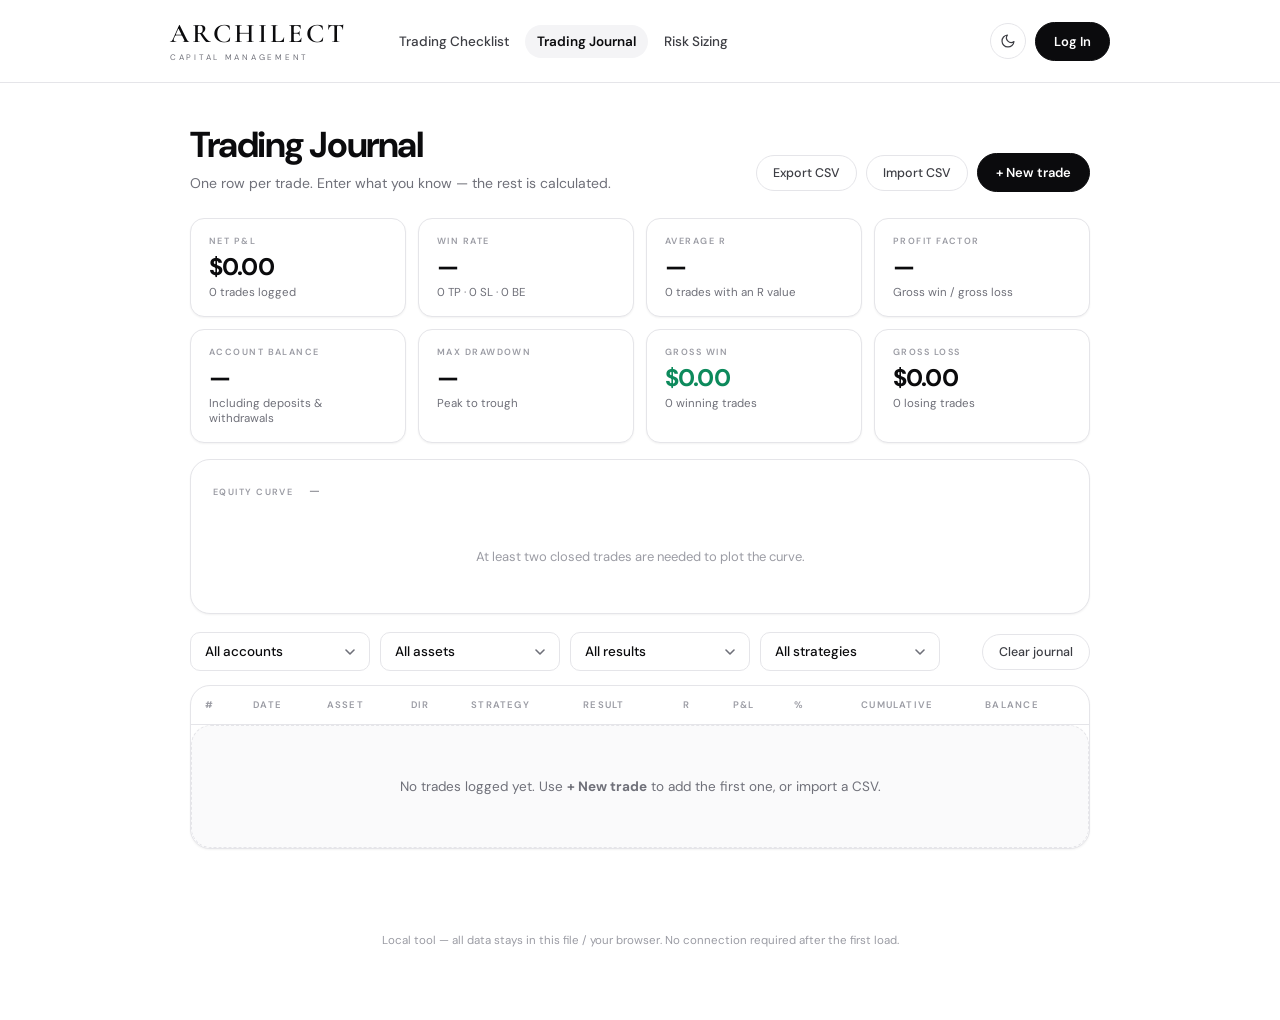
<file: trading-journal.html>
<!DOCTYPE html>
<html lang="en">
<head>
<meta charset="UTF-8">
<meta name="viewport" content="width=device-width, initial-scale=1, viewport-fit=cover">
<meta name="view-transition" content="same-origin">
<title>Archilect — Trading Journal</title>
<link rel="icon" type="image/x-icon" href="assets/favicon.ico">
<link rel="icon" type="image/png" sizes="32x32" href="assets/favicon-32x32.png">
<link rel="icon" type="image/png" sizes="16x16" href="assets/favicon-16x16.png">
<link rel="apple-touch-icon" sizes="180x180" href="assets/apple-touch-icon.png">
<script src="js/theme-preboot.js"></script>
<script src="js/nav-direction-preboot.js"></script>
<link rel="preconnect" href="https://fonts.googleapis.com">
<link href="https://fonts.googleapis.com/css2?family=DM+Mono:wght@400;500&family=DM+Sans:opsz,wght@9..40,400;9..40,500;9..40,600;9..40,700&family=Cormorant+Garamond:wght@500;600&display=swap" rel="stylesheet">
<link rel="stylesheet" href="css/tokens.css">
<link rel="stylesheet" href="css/layout.css">
<link rel="stylesheet" href="css/components.css">
<link rel="stylesheet" href="css/journal-widget.css">
<link rel="stylesheet" href="css/home.css">
<link rel="stylesheet" href="css/journal-page.css">
<link rel="stylesheet" href="css/navigation.css">
</head>
<body class="booting no-stepper">

<header class="app-header">
  <div class="header-top">
    <a class="brand" href="index.html" aria-label="Back to Dashboard">
      <span class="mark">Archilect</span>
      <span class="sub">Capital Management</span>
    </a>
    <nav class="home-nav">
      <a class="home-navlink" href="trading-checklist.html">Trading Checklist</a>
      <a class="home-navlink on" href="trading-journal.html">Trading Journal</a>
      <a class="home-navlink" href="risk-sizing.html">Risk Sizing</a>
    </nav>
    <div class="header-actions">
      <button class="icon-btn" id="themeBtn" type="button" aria-label="Toggle day / night theme" title="Toggle day / night theme">
        <svg class="icon-moon" viewBox="0 0 24 24" fill="none" stroke="currentColor" stroke-width="1.8" stroke-linecap="round" stroke-linejoin="round" aria-hidden="true"><path d="M21 12.8A9 9 0 1 1 11.2 3a7 7 0 0 0 9.8 9.8z"/></svg>
        <svg class="icon-sun" viewBox="0 0 24 24" fill="none" stroke="currentColor" stroke-width="1.8" stroke-linecap="round" stroke-linejoin="round" aria-hidden="true"><circle cx="12" cy="12" r="4"/><path d="M12 2v2M12 20v2M4.9 4.9l1.4 1.4M17.7 17.7l1.4 1.4M2 12h2M20 12h2M4.9 19.1l1.4-1.4M17.7 6.3l1.4-1.4"/></svg>
      </button>
      <button class="header-cta" id="loginBtn" type="button">Log In</button>
    </div>
  </div>
</header>

<main>

    <section class="j-head">
      <div>
        <h1 class="j-title">Trading Journal</h1>
        <p class="j-sub">One row per trade. Enter what you know — the rest is calculated.</p>
      </div>
      <div class="j-head-actions">
        <button class="tool-btn" id="j2-export" type="button">Export CSV</button>
        <button class="tool-btn" id="j2-import" type="button">Import CSV</button>
        <input type="file" id="j2-file" accept=".csv,text/csv" hidden>
        <button class="header-cta" id="j2-toggleForm" type="button">+ New trade</button>
      </div>
    </section>

    <div class="stat-grid" id="j2-stats"></div>

    <div class="card j2-chartcard">
      <div class="j2-chart-head"><div>
        <span class="j2-chart-label">Equity curve</span>
        <span class="j2-chart-sub" id="j2-chart-sub">—</span>
      </div></div>
      <div id="j2-chart"></div>
    </div>

    <div class="collapsible collapsed" id="j2-form-wrap"><div class="collapse-inner">
    <div class="card j2-form">
      <div class="j2-group"><div class="j2-group-title">Open position</div><div class="jf-grid">
        <div class="jf"><label>Entry date / time</label><input id="f-entryDT" type="datetime-local" placeholder=""></div>
        <div class="jf"><label>Account</label><select id="f-account"><option value="50k TopStep Chall">50k TopStep Chall</option><option value="50k TopStep 1">50k TopStep 1</option><option value="Account 1">Account 1</option><option value="None">None</option></select></div>
        <div class="jf"><label>Starting balance ($)</label><input id="f-startBal" type="number" placeholder="50000" step="any"></div>
        <div class="jf"><label>Direction</label><select id="f-direction"><option value="BUY">BUY</option><option value="SELL">SELL</option></select></div>
        <div class="jf"><label>Contracts</label><input id="f-contracts" type="number" placeholder="1" step="1"></div>
        <div class="jf"><label>Asset</label><select id="f-asset"><option value="MES">MES</option><option value="MNQ">MNQ</option><option value="ES">ES</option><option value="NQ">NQ</option></select></div>
        <div class="jf"><label>Strategy</label><select id="f-strategy"><option value="2 Stages">2 Stages</option><option value="Reverse">Reverse</option><option value="Catch Up">Catch Up</option><option value="None">None</option></select></div>
        <div class="jf"><label>Timeframe</label><select id="f-timeframe"><option value="15sec">15sec</option><option value="1min">1min</option><option value="5min">5min</option><option value="15min">15min</option><option value="1hr">1hr</option></select></div>
        <div class="jf"><label>Entry price</label><input id="f-entryPrice" type="number" placeholder="" step="any"></div>
        <div class="jf"><label>Stop loss price</label><input id="f-stopPrice" type="number" placeholder="" step="any"></div>
        <div class="jf"><label>Take profit price</label><input id="f-tpPrice" type="number" placeholder="" step="any"></div>
        <div class="jf"><label>Commission in ($)</label><input id="f-commIn" type="number" placeholder="" step="any"></div>
      </div></div>
      <div class="j2-group"><div class="j2-group-title">Close position</div><div class="jf-grid">
        <div class="jf"><label>Status</label><select id="f-status"><option value="CLOSED">CLOSED</option><option value="OPEN">OPEN</option><option value="MISSED">MISSED</option></select></div>
        <div class="jf"><label>Exit date / time</label><input id="f-exitDT" type="datetime-local" placeholder=""></div>
        <div class="jf"><label>Net exit price</label><input id="f-exitPrice" type="number" placeholder="" step="any"></div>
        <div class="jf"><label>Commission out ($)</label><input id="f-commOut" type="number" placeholder="" step="any"></div>
        <div class="jf"><label>Deposit / withdrawal ($)</label><input id="f-deposit" type="number" placeholder="" step="any"></div>
      </div></div>
      <div class="j2-group"><div class="j2-group-title">Result <span class="j2-note">used when prices are left blank</span></div><div class="jf-grid">
        <div class="jf"><label>Result</label><select id="f-result"><option value="TP">TP</option><option value="SL">SL</option><option value="BE">BE</option><option value="Missed">Missed</option></select></div>
        <div class="jf"><label>R multiple</label><input id="f-rr" type="number" placeholder="" step="any"></div>
        <div class="jf"><label>Risk % (0.005 = 0.5%)</label><input id="f-riskPct" type="number" placeholder="" step="any"></div>
        <div class="jf"><label>Result % (0.02 = 2%)</label><input id="f-resultPct" type="number" placeholder="" step="any"></div>
      </div></div>
      <div class="j2-group"><div class="j2-group-title">Review</div><div class="jf-grid">
        <div class="jf"><label>Bias</label><select id="f-bias"><option value="Strong Bullish">Strong Bullish</option><option value="Bullish">Bullish</option><option value="Weak Bullish">Weak Bullish</option><option value="None">None</option><option value="Weak Bearish">Weak Bearish</option><option value="Bearish">Bearish</option><option value="Strong Bearish">Strong Bearish</option></select></div>
        <div class="jf"><label>Entry model</label><select id="f-entryModel"><option value="FVG">FVG</option><option value="BPR">BPR</option><option value="OB">OB</option><option value="PSP">PSP</option><option value="None">None</option></select></div>
        <div class="jf"><label>News</label><select id="f-news"><option value="None">None</option><option value="8:30am">8:30am</option><option value="9:45am">9:45am</option><option value="10:00am">10:00am</option><option value="2:00pm">2:00pm</option><option value="9:00pm">9:00pm</option></select></div>
        <div class="jf"><label>One lead divergent</label><select id="f-lead"><option value="Oui">Oui</option><option value="Non">Non</option></select></div>
        <div class="jf"><label>Q3</label><select id="f-q3"><option value="Oui">Oui</option><option value="Non">Non</option></select></div>
        <div class="jf"><label>Checklist / 5</label><input id="f-checklist" type="number" placeholder="" step="0.1"></div>
      </div>
        <div class="jf-wide"><div class="jf"><label>Stages</label><div class="chipset" id="f-stages"><button type="button" class="chip" data-val="90' SSMT">90' SSMT</button><button type="button" class="chip" data-val="Daily SSMT">Daily SSMT</button><button type="button" class="chip" data-val="Micro SSMT">Micro SSMT</button><button type="button" class="chip" data-val="Weekly SSMT">Weekly SSMT</button><button type="button" class="chip" data-val="MSB">MSB</button><button type="button" class="chip" data-val="CSD">CSD</button><button type="button" class="chip" data-val="PSP">PSP</button><button type="button" class="chip" data-val="SPR">SPR</button><button type="button" class="chip" data-val="Invalidation of Key Levels">Invalidation of Key Levels</button><button type="button" class="chip" data-val="None">None</button></div></div></div>
        <div class="jf-wide"><div class="jf"><label>Target</label><div class="chipset" id="f-target"><button type="button" class="chip" data-val="SD Level">SD Level</button><button type="button" class="chip" data-val="PDH/L">PDH/L</button><button type="button" class="chip" data-val="NDOG/NWOG">NDOG/NWOG</button><button type="button" class="chip" data-val="1hr / 4hr Key Level">1hr / 4hr Key Level</button><button type="button" class="chip" data-val="None">None</button></div></div></div>
        <div class="jf-wide"><div class="jf"><label>Emotions</label><div class="chipset" id="f-emotions"><button type="button" class="chip" data-val="Neutral">Neutral</button><button type="button" class="chip" data-val="Calm">Calm</button><button type="button" class="chip" data-val="Focus">Focus</button><button type="button" class="chip" data-val="Patient">Patient</button><button type="button" class="chip" data-val="Anxious">Anxious</button><button type="button" class="chip" data-val="Doubtful">Doubtful</button><button type="button" class="chip" data-val="Fearful">Fearful</button><button type="button" class="chip" data-val="FOMO">FOMO</button><button type="button" class="chip" data-val="Greed">Greed</button><button type="button" class="chip" data-val="Impulsive">Impulsive</button><button type="button" class="chip" data-val="Frustrated">Frustrated</button><button type="button" class="chip" data-val="Revenge">Revenge</button></div></div></div>
        <div class="jf-wide"><div class="jf"><label>Mistake</label><div class="chipset" id="f-mistake"><button type="button" class="chip" data-val="None">None</button><button type="button" class="chip" data-val="Execution">Execution</button><button type="button" class="chip" data-val="Psychology">Psychology</button><button type="button" class="chip" data-val="Risk Management">Risk Management</button><button type="button" class="chip" data-val="Trade Management">Trade Management</button><button type="button" class="chip" data-val="Bias">Bias</button><button type="button" class="chip" data-val="Narrative">Narrative</button><button type="button" class="chip" data-val="Market Conditions">Market Conditions</button></div></div></div>
        <div class="jf-wide"><div class="jf"><label>Notes</label><textarea id="f-notes" rows="3" placeholder="What happened, and what would you repeat or avoid?"></textarea></div></div>
      </div>
      <div class="j2-preview" id="j2-preview"></div>
      <div class="j2-formbar">
        <button class="tool-btn" id="j2-cancel" type="button">Cancel</button>
        <button class="save-btn" id="j2-save" type="button" style="width:auto;">Save trade</button>
      </div>
    </div>
    </div></div>

    <div class="j2-filters">
      <select id="j2-fAccount"><option value="">All accounts</option></select>
      <select id="j2-fAsset"><option value="">All assets</option></select>
      <select id="j2-fResult"><option value="">All results</option></select>
      <select id="j2-fStrategy"><option value="">All strategies</option></select>
      <button class="tool-btn danger" id="j2-clear" type="button">Clear journal</button>
    </div>

    <div class="j2-tablewrap card">
      <table class="j2-table"><thead><tr>
        <th>#</th><th>Date</th><th>Asset</th><th>Dir</th><th>Strategy</th><th>Result</th>
        <th class="num">R</th><th class="num">P&amp;L</th><th class="num">%</th>
        <th class="num">Cumulative</th><th class="num">Balance</th><th></th>
      </tr></thead><tbody id="j2-tbody"></tbody></table>
      <div class="empty-state" id="j2-empty">No trades logged yet. Use <b>+ New trade</b> to add the first one, or import a CSV.</div>
    </div>

</main>

<footer class="credit">Local tool — all data stays in this file / your browser. No connection required after the first load.</footer>

<script src="components/chip-set.js"></script>
<script src="components/custom-dropdown.js"></script>
<script src="components/theme-toggle.js"></script>
<script src="js/trading-journal-engine.js"></script>
<script src="js/trading-journal-form.js"></script>
<script src="js/trading-journal-csv.js"></script>
<script src="js/journal-init.js"></script>
<script src="js/page-transitions.js"></script>
</body>
</html>
</file>
<file: css/tokens.css>
/* ============================================================
   THEME TOKENS
   Light is the default; [data-theme="dark"] on <html> overrides.
   Every colour below is a token so the two themes stay in sync.
   ============================================================ */
:root{
  --bg:#ffffff;
  --surface:#ffffff;
  --menu-bg:#ffffff;
  --bg-alt:#f4f4f6;
  --hover:#fafafb;
  --ink:#0b0b0d;
  --ink-2:#3d3e44;
  --muted:#6f7079;
  --faint:#9b9ca4;
  --line:#e5e5e9;
  --line-strong:#c9cad0;
  --line-soft:#eeeef1;
  --header-bg:rgba(255,255,255,.92);
  --strip-bg:#f4f4f6;
  --strip-border:var(--line);
  --strip-line:var(--line);
  --strip-fg:var(--ink);
  --strip-label:var(--muted);
  --darkcard-bg:#0d0e11;
  --darkcard-line:transparent;
  --btn-bg:#0b0b0d;
  --btn-fg:#ffffff;
  --btn-bg-hover:#26272d;
  --focus-ring:rgba(13,14,17,.07);
  --dot-idle:#c9cad0;
  --dot-ring:#d3d4d9;
  --selection:#dfe0e4;
  --gold:#c09343;
  --gold-soft:rgba(192,147,67,.10);
  --gold-line:rgba(192,147,67,.30);
  --go:#0d8a5c;
  --go-soft:#e6f5ef;
  --go-line:#bfe3d4;
  --go-deep:#0b6b47;
  --stop:#c62f22;
  --stop-soft:#fbebe9;
  --stop-line:#f3c9c4;
  --caution:#a97407;
  --caution-soft:#fcf3e2;
  --caution-line:#eeddb9;
  --grey-soft:#f1f1f4;
  --shadow-sm:0 1px 2px rgba(13,14,17,.05);
  --shadow-lg:0 18px 44px rgba(13,14,17,.14);
  --chev:url("data:image/svg+xml,%3Csvg xmlns='http://www.w3.org/2000/svg' width='10' height='6' viewBox='0 0 10 6'%3E%3Cpath d='M1 1l4 4 4-4' fill='none' stroke='%236f7079' stroke-width='1.6' stroke-linecap='round' stroke-linejoin='round'/%3E%3C/svg%3E");
  --font-brand:'Cormorant Garamond',Georgia,'Times New Roman',serif;
  --font-body:'DM Sans',ui-sans-serif,-apple-system,'Segoe UI',sans-serif;
  --font-mono:'DM Mono',ui-monospace,'SF Mono',monospace;
  --radius:20px;
  --radius-md:14px;
  --radius-sm:10px;
  color-scheme:light;
}
html[data-theme="dark"]{
  --picker-filter:invert(1);
  --bg:#0a0b0d;
  --surface:#141519;
  --menu-bg:#1b1c22;
  --bg-alt:#1b1c21;
  --hover:#1a1b20;
  --ink:#f2f2f4;
  --ink-2:#c3c4ca;
  --muted:#8b8c95;
  --faint:#6a6b74;
  --line:#26272d;
  --line-strong:#3a3b43;
  --line-soft:#1f2025;
  --header-bg:rgba(10,11,13,.90);
  --strip-bg:#1b1c22;
  --strip-border:#2a2b31;
  --strip-line:#2f3038;
  --strip-fg:#f2f2f4;
  --strip-label:#8b8c95;
  --darkcard-bg:#1b1c22;
  --darkcard-line:#2a2b31;
  --btn-bg:#f2f2f4;
  --btn-fg:#0a0b0d;
  --btn-bg-hover:#dcdce0;
  --focus-ring:rgba(242,242,244,.13);
  --dot-idle:#3a3b43;
  --dot-ring:#2f3038;
  --selection:#2f3038;
  --gold:#dabb6f;
  --gold-soft:rgba(218,187,111,.12);
  --gold-line:rgba(218,187,111,.32);
  --go:#3fbf8a;
  --go-soft:rgba(63,191,138,.14);
  --go-line:rgba(63,191,138,.30);
  --go-deep:#22a374;
  --stop:#f0776a;
  --stop-soft:rgba(240,119,106,.14);
  --stop-line:rgba(240,119,106,.30);
  --caution:#e0b25c;
  --caution-soft:rgba(224,178,92,.14);
  --caution-line:rgba(224,178,92,.30);
  --grey-soft:#22232a;
  --shadow-sm:0 1px 2px rgba(0,0,0,.40);
  --shadow-lg:0 20px 48px rgba(0,0,0,.62);
  --chev:url("data:image/svg+xml,%3Csvg xmlns='http://www.w3.org/2000/svg' width='10' height='6' viewBox='0 0 10 6'%3E%3Cpath d='M1 1l4 4 4-4' fill='none' stroke='%238b8c95' stroke-width='1.6' stroke-linecap='round' stroke-linejoin='round'/%3E%3C/svg%3E");
  color-scheme:dark;
}

*{box-sizing:border-box;}
html,body{margin:0;padding:0;}
body{
  background:var(--bg);
  color:var(--ink);
  font-family:var(--font-body);
  font-size:15px;
  -webkit-font-smoothing:antialiased;
  padding-bottom:72px;
}
button{font-family:inherit;}
::selection{background:var(--selection);}
/* Only the surfaces cross-fade when the theme flips; everything else swaps instantly. */
body, header.app-header, .card, .summary, .status-strip, .entry, .snap-card,
.empty-state, .cselect-trigger, .seg-btn, .tool-btn, .reset-btn, .icon-btn{
  transition:background-color .22s ease, border-color .22s ease, color .22s ease;
}
</file>
<file: css/layout.css>
/* ---------- Header ---------- */
header.app-header{
  position:sticky; top:0; z-index:30;
  background:var(--header-bg);
  backdrop-filter:blur(14px);
  border-bottom:1px solid var(--line);
  padding:20px 20px 0 20px;
  /* The stepper inside collapses/expands on scroll (js/header-scroll.js). Without this, the
     browser's scroll-anchoring "helpfully" nudges scrollY to compensate for the header's own
     height change, which the scroll listener then reads as the user reversing direction —
     collapse and expand fire back-to-back in a feedback loop. */
  overflow-anchor:none;
  transition:padding-bottom .3s cubic-bezier(.33,.1,.25,1);
}
/* With the stepper's own height collapsed away, the status strip loses the breathing room its
   padding used to give it above the header's border-bottom — this puts a little back. */
header.app-header.stepper-collapsed{ padding-bottom:16px; }
body.booting header.app-header{ transition:none; }
/* Re-expanding pushes the sticky header taller, which pushes the page content down under it;
   scroll anchoring compensates by silently absorbing that much of the user's upward scroll to
   keep the content visually still, so the longer the transition runs, the longer scrolling up
   feels like it's "stuck". components/collapsible.js's default .46s/.42s timing is tuned for
   the checklist's Yes/No sections, which aren't scroll-linked and don't have this problem —
   scoped down here so only the header's own stepper animates fast enough that the effect is
   barely noticeable. */
header.app-header .collapsible{
  transition:grid-template-rows .32s cubic-bezier(.33,.1,.25,1), opacity .24s ease;
}
header.app-header .collapsible.collapsed{
  transition:grid-template-rows .28s cubic-bezier(.33,.1,.25,1), opacity .2s ease;
}
.header-top{
  display:flex; align-items:center; justify-content:space-between;
  max-width:940px; margin:0 auto; gap:14px;
}
.brand{display:flex; flex-direction:column; gap:5px;}
.brand .mark{
  font-family:var(--font-brand); font-weight:600; font-size:27px;
  letter-spacing:.11em; line-height:1; color:var(--ink);
  text-transform:uppercase;
}
.brand .sub{
  font-size:8px; color:var(--muted); letter-spacing:.34em;
  text-transform:uppercase; font-weight:400;
}
.header-actions{display:flex; align-items:center; gap:9px;}
.icon-btn{
  width:36px; height:36px; flex-shrink:0;
  display:flex; align-items:center; justify-content:center;
  background:transparent; border:1px solid var(--line); border-radius:999px;
  color:var(--ink-2); cursor:pointer; padding:0;
}
.icon-btn:hover{border-color:var(--ink); color:var(--ink); background:var(--bg-alt);}
.icon-btn svg{width:16px; height:16px; display:block;}
html:not([data-theme="dark"]) .icon-btn .icon-sun{display:none;}
html[data-theme="dark"] .icon-btn .icon-moon{display:none;}
.reset-btn{
  background:transparent; border:1px solid var(--line); color:var(--ink-2);
  font-size:12px; font-weight:500;
  padding:9px 16px; border-radius:999px; cursor:pointer; white-space:nowrap;
}
.reset-btn:hover{border-color:var(--ink); color:var(--ink); background:var(--bg-alt);}

/* ---------- Persistent status strip ---------- */
.status-strip{
  max-width:940px; margin:16px auto 0 auto;
  display:flex; align-items:stretch;
  background:var(--strip-bg); border:1px solid var(--strip-border);
  border-radius:var(--radius-md); overflow:hidden;
}
.status-item{
  flex:1 1 0; min-width:0;
  display:flex; flex-direction:column; gap:6px;
  padding:13px 18px;
}
.status-item + .status-item{border-left:1px solid var(--strip-line);}
.status-item .ss-label{
  font-size:8.5px; letter-spacing:.2em; color:var(--strip-label);
  text-transform:uppercase; font-weight:500;
}
.status-item .ss-row{display:flex; align-items:center; gap:9px; flex-wrap:wrap;}
.status-item .ss-value{
  font-weight:700; font-size:17px; color:var(--strip-fg); white-space:nowrap;
  letter-spacing:-.02em; font-variant-numeric:tabular-nums;
  display:grid; grid-template-columns:1fr; opacity:1; margin-right:0;
  transition:grid-template-columns .32s cubic-bezier(.33,.1,.25,1), opacity .22s ease,
             margin-right .32s cubic-bezier(.33,.1,.25,1);
}
.status-item .ss-value > span{overflow:hidden; min-width:0; display:block;}
.status-item .ss-value.collapsed-x{grid-template-columns:0fr; opacity:0; margin-right:-9px;}
.status-item .ss-tag{
  font-size:9.5px; font-weight:600; letter-spacing:.07em;
  padding:4px 9px; border-radius:999px; white-space:nowrap; text-transform:uppercase;
}
.status-item .ss-tag.go{background:var(--go-soft); color:var(--go);}
.status-item .ss-tag.stop{background:var(--stop-soft); color:var(--stop);}
.status-item .ss-tag.caution{background:var(--caution-soft); color:var(--caution);}
.status-item .ss-tag.grey{background:var(--grey-soft); color:var(--muted);}
.status-item .ss-tag.gold{background:var(--gold-soft); color:var(--gold);}

/* ---------- Stepper ---------- */
nav.stepper{
  max-width:940px; margin:8px auto 0 auto;
  display:flex; align-items:stretch;
  overflow-x:auto; -ms-overflow-style:none; scrollbar-width:none;
}
nav.stepper::-webkit-scrollbar{display:none;}
.step{
  flex:1 1 0; min-width:112px;
  display:flex; flex-direction:column; align-items:center; gap:7px;
  padding:12px 4px 13px 4px;
  cursor:pointer; position:relative; background:none; border:none; color:inherit;
}
/* Locked until the previous step is validated (js/router.js applyStepGating). */
.step:disabled{cursor:not-allowed; opacity:.4;}
.step .rail{
  position:absolute; top:20px; left:-50%; width:100%; height:1.5px;
  background:var(--line); z-index:0;
}
.step:first-child .rail{display:none;}
.step .light{
  width:9px; height:9px; border-radius:50%; background:var(--dot-idle);
  border:2px solid var(--bg); box-shadow:0 0 0 1.5px var(--line);
  z-index:1; transition:.25s;
}
.step .light.go{background:var(--go); box-shadow:0 0 0 1.5px var(--go-line);}
.step .light.stop{background:var(--stop); box-shadow:0 0 0 1.5px var(--stop-line);}
.step .light.caution{background:var(--caution); box-shadow:0 0 0 1.5px var(--caution-line);}
.step .light.neutral{background:var(--ink); box-shadow:0 0 0 1.5px var(--dot-ring);}
.step .num{font-size:9.5px; color:var(--faint); font-weight:500; letter-spacing:.08em;}
.step .label{font-size:12.5px; font-weight:600; color:var(--muted); letter-spacing:-.005em;}
.step.active .label{color:var(--ink);}
.step .stateline{font-size:10px; color:var(--faint); font-variant-numeric:tabular-nums;}

/* ---------- Layout ---------- */
main{max-width:940px; margin:0 auto; padding:30px 20px 48px 20px;}
.panel{display:none;}
.panel.active{display:block; animation:fade .52s cubic-bezier(.22,.61,.36,1);}
@keyframes fade{from{opacity:0; transform:translateY(9px);} to{opacity:1; transform:translateY(0);}}

/* ---------- Cross-page transitions ---------- */
/* Two layers. The View Transitions API (opt-in via <meta name="view-transition"
   content="same-origin"> in every page's <head>) where the browser supports cross-document
   transitions on this origin. Underneath it, js/page-transitions.js drives a plain opacity
   fade that works everywhere else too — notably two file:// documents, which some browsers
   treat as different origins and simply skip the API for. */
::view-transition-old(root){ animation: page-fade-out .18s cubic-bezier(.4,0,1,1) both; }
::view-transition-new(root){ animation: page-fade-in .2s cubic-bezier(.22,.61,.36,1) both; }
@keyframes page-fade-out{ from{opacity:1;} to{opacity:0;} }
@keyframes page-fade-in{ from{opacity:0;} to{opacity:1;} }

/* One mechanism only — a CSS `animation` and a `transition` on the same property fight each
   other (animations win the cascade), which is why an earlier version of this looked like a
   dead pause instead of a fade. Entrance reuses the .booting class every page already starts
   with and clears via requestAnimationFrame, so there's nothing extra to wire up. */
/* `transition` is a shorthand — a second declaration replaces rather than merges with
   tokens.css's body{transition:background-color...} theme crossfade, so everything body
   needs to transition has to be listed together here (this rule loads after tokens.css). */
body{
  transition:opacity .2s cubic-bezier(.22,.61,.36,1), transform .2s cubic-bezier(.22,.61,.36,1),
    background-color .22s ease, border-color .22s ease, color .22s ease;
}
/* Undirected fallback (first-ever load, a bookmark, a page linking to itself). */
body.booting{ opacity:0; transform:scale(.985) translateY(4px); }
body.page-out{ opacity:0; transform:scale(1.015); pointer-events:none; }

/* Directional slide through the fixed page order Dashboard → Checklist → Journal — forward
   navigations move content leftward (paging ahead), backward ones move it rightward, same
   convention as a carousel. js/nav-direction-preboot.js sets data-nav-dir before first paint;
   js/page-transitions.js applies the matching exit class at click time. */
html[data-nav-dir="fwd"] body.booting{ opacity:0; transform:translateX(30px); }
html[data-nav-dir="back"] body.booting{ opacity:0; transform:translateX(-30px); }
body.page-out-fwd{ opacity:0; transform:translateX(-30px); pointer-events:none; }
body.page-out-back{ opacity:0; transform:translateX(30px); pointer-events:none; }

@media (prefers-reduced-motion:reduce){
  ::view-transition-group(*), ::view-transition-old(*), ::view-transition-new(*){ animation:none !important; }
  body{ transition:none; }
}

/* ---------- Summary ---------- */
.summary{
  border:1px solid var(--line); background:var(--surface);
  border-radius:var(--radius); padding:22px 24px; margin-bottom:26px;
  display:flex; flex-wrap:wrap; gap:16px; align-items:center; justify-content:space-between;
  box-shadow:var(--shadow-sm);
}
.summary .verdict-block{display:flex; align-items:center; gap:14px; min-width:0;}
.verdict-pill{
  font-weight:600; font-size:12px; letter-spacing:.02em;
  padding:7px 14px; border-radius:999px; white-space:nowrap;
}
.verdict-pill.go{background:var(--go-soft); color:var(--go); border:1px solid var(--go-line);}
.verdict-pill.stop{background:var(--stop-soft); color:var(--stop); border:1px solid var(--stop-line);}
.verdict-pill.caution{background:var(--caution-soft); color:var(--caution); border:1px solid var(--caution-line);}
.verdict-pill.grey{background:var(--grey-soft); color:var(--muted); border:1px solid var(--line);}
.verdict-pill.gold{background:var(--gold-soft); color:var(--gold); border:1px solid var(--gold-line);}
.summary .score{
  font-size:36px; font-weight:700; letter-spacing:-.035em; line-height:1;
  font-variant-numeric:tabular-nums;
}
.summary .score.go{color:var(--go);}
.summary .score.stop{color:var(--stop);}
.summary .score .of10{font-size:15px; color:var(--faint); font-weight:500; letter-spacing:-.01em;}
/* Collapses sideways so the verdict pill slides across, matching the header strip. */
.summary .score.score-collapse{
  display:grid; grid-template-columns:1fr; opacity:1; margin-right:0;
  transition:grid-template-columns .32s cubic-bezier(.33,.1,.25,1), opacity .22s ease,
             margin-right .32s cubic-bezier(.33,.1,.25,1);
}
.summary .score.score-collapse > span{overflow:hidden; min-width:0; display:block; white-space:nowrap;}
.summary .score.score-collapse.collapsed-x{grid-template-columns:0fr; opacity:0; margin-right:-14px;}
.summary .meta{font-size:12.5px; color:var(--muted); max-width:100%;}
.summary .alerts{
  width:100%; font-size:12.5px; color:var(--caution); font-weight:500;
  border-top:1px solid transparent; margin-top:0; padding-top:0;
  display:grid; grid-template-rows:0fr; opacity:0;
  transition:grid-template-rows .34s cubic-bezier(.33,.1,.25,1), opacity .2s ease,
             margin-top .34s cubic-bezier(.33,.1,.25,1), padding-top .34s cubic-bezier(.33,.1,.25,1),
             border-top-color .3s ease;
}
.summary .alerts > span{overflow:hidden; min-height:0; display:block;}
.summary .alerts.show{
  grid-template-rows:1fr; opacity:1;
  border-top-color:var(--line); margin-top:16px; padding-top:16px;
}

/* ---------- Sections ---------- */
.section-group{margin-bottom:26px;}
.section-title{
  font-size:21px; font-weight:700; letter-spacing:-.028em;
  color:var(--ink); margin:0 0 12px 2px; display:flex; align-items:baseline; gap:11px;
}
/* The badge text (01, A, $, i...) is kept in the markup for screen readers / semantics,
   but visually replaced with a plain accent bar — text-indent pushes it out of the clipped
   box, so this works for every title's badge content without touching any HTML. */
.section-title .idx{
  display:inline-block; align-self:center; flex-shrink:0;
  width:3px; height:18px; border-radius:2px; background:var(--gold);
  overflow:hidden; white-space:nowrap; text-indent:-9999px;
}
.card{
  background:var(--surface); border:1px solid var(--line); border-radius:var(--radius);
  overflow:hidden; box-shadow:var(--shadow-sm);
}
</file>
<file: css/components.css>
/* ---------- Checklist items ---------- */
.item{
  display:flex; align-items:center; justify-content:space-between; gap:14px;
  padding:14px 18px; border-bottom:1px solid var(--line-soft);
  border-left:3px solid transparent; transition:background-color .14s ease;
}
/* .item is now wrapped in a .collapsible for the Market Conditions list (see
   js/market-conditions.js), so it's always its own parent's only child — target the
   wrapper's last-child status instead, or every item would match this. */
.card > .collapsible:last-child .item{border-bottom:none;}
.item:hover{background:var(--hover);}
.item.type-stop{border-left-color:var(--stop);}
.item.type-bonus{border-left-color:var(--go);}
.item.type-alert{border-left-color:var(--caution);}
.item-text-wrap{display:flex; flex-direction:column; gap:6px; min-width:0; flex:1;}
.item-text{font-size:14px; line-height:1.4; color:var(--ink); font-weight:450;}
.item-tags{display:flex; gap:7px; align-items:center; flex-wrap:wrap;}
.pts-badge{
  font-size:10.5px; padding:2px 8px; border-radius:999px; font-weight:600;
  font-variant-numeric:tabular-nums;
}
.pts-badge.neg{color:var(--stop); background:var(--stop-soft);}
.pts-badge.pos{color:var(--go); background:var(--go-soft);}
.pts-badge.zero{color:var(--muted); background:var(--grey-soft);}
.stop-tag{
  font-size:9px; letter-spacing:.1em; font-weight:700; text-transform:uppercase;
  color:var(--stop); border:1px solid var(--stop-line); border-radius:999px; padding:2px 7px;
}
.item-alert{
  font-size:11.5px; color:var(--caution); font-weight:500;
  display:grid; grid-template-rows:0fr; opacity:0; margin-top:-6px;
  transition:grid-template-rows .3s cubic-bezier(.33,.1,.25,1), opacity .2s ease,
             margin-top .3s cubic-bezier(.33,.1,.25,1);
}
.item-alert > span{overflow:hidden; min-height:0; display:block;}
.item-alert.show{grid-template-rows:1fr; opacity:1; margin-top:0;}

/* ---------- Yes / No toggle ---------- */
.seg{display:flex; gap:6px; flex-shrink:0;}
.seg-btn{
  background:var(--surface); color:var(--muted); border:1px solid var(--line);
  padding:8px 15px; border-radius:999px;
  font-size:12.5px; font-weight:600; cursor:pointer; min-width:52px;
}
.seg-btn:hover{border-color:var(--line-strong); color:var(--ink);}
/* Validated/showcase state (js/bias-lock.js): the answered button stays as a plain badge,
   its unanswered sibling disappears, and disabled blocks pointer + keyboard interaction. */
.seg-btn:disabled{cursor:default;}
.seg-btn:disabled:not(.active){display:none;}
.seg-btn:disabled:hover{border-color:var(--line); color:inherit;}
.seg-btn.active{background:var(--btn-bg); border-color:var(--btn-bg); color:var(--btn-fg);}
.seg-btn.active:hover{background:var(--btn-bg); color:var(--btn-fg);}
.seg-btn.active.sel-no{background:var(--grey-soft); border-color:var(--line); color:var(--ink-2);}
.seg-btn.active.sel-no:hover{background:var(--grey-soft); color:var(--ink-2);}

/* ---------- Fields ---------- */
.field-row{
  display:flex; align-items:center; justify-content:space-between; gap:14px;
  padding:14px 18px; border-bottom:1px solid var(--line-soft); flex-wrap:wrap;
}
.field-row:last-child{border-bottom:none;}
.field-row label{font-size:14px; color:var(--ink); flex:1; min-width:170px; font-weight:450;}
input[type=text], input[type=date], input[type=time], input[type=datetime-local], input[type=number], textarea{
  background:var(--surface); color:var(--ink); border:1px solid var(--line);
  border-radius:var(--radius-sm); padding:10px 13px; font-size:13.5px; font-family:var(--font-body);
  transition:border-color .15s ease, box-shadow .15s ease;
}
input[type=text]:hover, input[type=date]:hover, input[type=time]:hover,
input[type=datetime-local]:hover, input[type=number]:hover, textarea:hover{border-color:var(--line-strong);}
input[type=text]:focus, input[type=date]:focus, input[type=time]:focus,
input[type=datetime-local]:focus, input[type=number]:focus, textarea:focus{
  outline:none; border-color:var(--ink); box-shadow:0 0 0 3px var(--focus-ring);
}
/* The native picker icon defaults to a plain black glyph — recolour it so it
   sits quietly on the field instead of standing out as an unstyled system control. */
input[type=date]::-webkit-calendar-picker-indicator,
input[type=time]::-webkit-calendar-picker-indicator,
input[type=datetime-local]::-webkit-calendar-picker-indicator{
  cursor:pointer; opacity:.55; transition:opacity .15s ease;
  filter:var(--picker-filter, none);
}
input[type=date]:hover::-webkit-calendar-picker-indicator,
input[type=time]:hover::-webkit-calendar-picker-indicator,
input[type=datetime-local]:hover::-webkit-calendar-picker-indicator{opacity:.9;}
input::placeholder, textarea::placeholder{color:var(--faint);}
select{
  appearance:none; -webkit-appearance:none; -moz-appearance:none;
  min-width:180px; max-width:100%;
  padding:10px 36px 10px 14px;
  background-color:var(--surface);
  background-image:var(--chev);
  background-repeat:no-repeat; background-position:right 14px center;
  border:1px solid var(--line); border-radius:var(--radius-sm);
  color:var(--ink); font-family:var(--font-body); font-size:13.5px; font-weight:500;
  cursor:pointer;
}
.readonly-field{
  font-size:13.5px; font-weight:600;
  padding:10px 14px; border-radius:var(--radius-sm); min-width:180px; max-width:100%;
  background:var(--gold-soft); border:1px solid var(--gold-line); color:var(--gold);
}

/* ---------- Custom dropdown ---------- */
.cselect{position:relative; display:inline-block; max-width:100%;}
.cselect select{display:none;}
.cselect-trigger{
  display:flex; align-items:center; justify-content:space-between; gap:14px;
  min-width:180px; max-width:100%; width:100%;
  padding:10px 14px;
  background:var(--surface); border:1px solid var(--line); border-radius:var(--radius-sm);
  color:var(--ink); font-family:var(--font-body); font-size:13.5px; font-weight:500;
  cursor:pointer; text-align:left;
}
.cselect-trigger:hover{border-color:var(--line-strong);}
.cselect-trigger:focus-visible{outline:none; border-color:var(--ink); box-shadow:0 0 0 3px var(--focus-ring);}
/* Validated/showcase state (js/bias-lock.js) — reads as a plain label instead of a control. */
.cselect-trigger:disabled{
  cursor:default; background:var(--bg-alt); border-color:transparent; color:var(--ink);
}
.cselect-trigger:disabled:hover{border-color:transparent;}
.cselect-trigger:disabled .cselect-chev{display:none;}
.cselect.open .cselect-trigger{border-color:var(--ink); box-shadow:0 0 0 3px var(--focus-ring);}
.cselect-chev{flex-shrink:0; transition:transform .24s cubic-bezier(.33,.1,.25,1);}
.cselect-chev path{fill:none; stroke:var(--muted); stroke-width:1.6; stroke-linecap:round; stroke-linejoin:round;}
.cselect.open .cselect-chev{transform:rotate(180deg);}
.cselect.open .cselect-chev path{stroke:var(--ink);}
.cselect-menu{
  position:fixed; z-index:200; display:none;
  background:var(--menu-bg); border:1px solid var(--line); border-radius:var(--radius-md);
  padding:6px;
  box-shadow:var(--shadow-lg);
  max-height:min(340px,58vh); overflow-y:auto;
  opacity:0; transform:translateY(-6px) scale(.985); transform-origin:top center;
  transition:opacity .17s ease, transform .19s cubic-bezier(.33,.1,.25,1);
}
.cselect-menu.mounted{display:block;}
.cselect-menu.visible{opacity:1; transform:translateY(0) scale(1);}
.cselect-menu.flip-up{transform-origin:bottom center;}
.cselect-option{
  display:flex; align-items:center; justify-content:space-between; gap:16px;
  width:100%; padding:10px 12px; border:none; background:transparent; border-radius:var(--radius-sm);
  color:var(--ink-2); font-family:var(--font-body); font-size:13.5px; font-weight:500;
  cursor:pointer; text-align:left; white-space:nowrap;
  transition:background-color .12s ease, color .12s ease;
}
.cselect-option + .cselect-option{margin-top:2px;}
.cselect-option:hover, .cselect-option.active{background:var(--bg-alt); color:var(--ink);}
.cselect-option.selected{color:var(--ink); font-weight:600;}
.cselect-option .tick{opacity:0; font-size:12px; transition:opacity .12s ease;}
.cselect-option.selected .tick{opacity:1;}

/* ---------- Computed rows ---------- */
.calc-row{
  display:flex; justify-content:space-between; align-items:center; gap:14px;
  padding:12px 18px; border-bottom:1px solid var(--line-soft); font-size:13.5px;
}
.calc-row:last-child{border-bottom:none;}
.calc-row .k{color:var(--muted);}
.calc-row .v{font-weight:600; color:var(--ink); text-align:right; font-variant-numeric:tabular-nums;}
.calc-row .v.go{color:var(--go);}
.calc-row .v.stop{color:var(--stop);}
.calc-row .v.caution{color:var(--caution);}
.calc-row .v.aplus{color:var(--go-deep);}
.calc-row .v.gold{color:var(--gold);}
.hint{font-size:12.5px; color:var(--muted); margin:10px 2px 16px 2px; line-height:1.6;}

/* ---------- Collapse animation ---------- */
.collapsible{
  display:grid; grid-template-rows:1fr; opacity:1;
  transition:grid-template-rows .46s cubic-bezier(.33,.1,.25,1), opacity .32s ease .08s;
}
.collapsible.collapsed{
  grid-template-rows:0fr; opacity:0; pointer-events:none;
  transition:grid-template-rows .42s cubic-bezier(.33,.1,.25,1), opacity .22s ease;
}
.collapse-inner{overflow:hidden; min-height:0;}
/* Swapping entire Setup sub-panels (not a single field) — no animation needed here. */
.is-hidden{display:none !important;}
.collapse-inner > .field-row{border-bottom:1px solid var(--line-soft);}
body.booting .collapsible,
body.booting .summary .score.score-collapse,
body.booting .item-alert,
body.booting .summary .alerts,
body.booting .status-item .ss-value{transition:none !important;}
@media (prefers-reduced-motion:reduce){
  .collapsible,.item-alert,.summary .alerts,.status-item .ss-value,
  .summary .score.score-collapse,.cselect-menu,.cselect-chev{transition:none !important;}
  .panel.active{animation:none !important;}
}

/* ---------- Scoring guide table ---------- */
.guide-table{width:100%; border-collapse:collapse; font-size:13px;}
.guide-table th,.guide-table td{padding:12px 10px; text-align:left; border-bottom:1px solid var(--line-soft);}
.guide-table tr:last-child td{border-bottom:none;}
.guide-table th{
  color:var(--faint); font-weight:600; font-size:10px; text-transform:uppercase; letter-spacing:.12em;
}
.guide-table td{color:var(--ink-2);}
.guide-table td.grade{font-weight:700; font-size:14px;}
/* .guide-table td already sets color at (0,1,1) specificity — a bare .grade-aplus class
   alone (0,1,0) loses to it, so these need the td.grade- qualifier to actually win. */
.guide-table td.grade-aplus{color:var(--go-deep);}
.guide-table td.grade-a{color:var(--go);}
.guide-table td.grade-b{color:var(--caution);}
.guide-table td.grade-bminus{color:var(--stop);}

/* ---------- Modal (trade review prompt) ---------- */
.modal-overlay{
  position:fixed; inset:0; z-index:100;
  display:flex; align-items:center; justify-content:center;
  background:rgba(11,11,13,.44);
  backdrop-filter:blur(8px); -webkit-backdrop-filter:blur(8px);
  padding:20px;
  animation:modal-in-bg .22s ease;
}
.modal-overlay[hidden]{display:none;}
.modal-box{
  background:var(--surface); border:1px solid var(--line);
  border-radius:var(--radius); box-shadow:var(--shadow-lg);
  padding:40px 36px 34px; max-width:380px; width:100%;
  text-align:center;
  animation:modal-in-box .26s cubic-bezier(.22,.61,.36,1);
}
.modal-icon{
  width:42px; height:42px; margin:0 auto 18px auto; border-radius:50%;
  background:var(--go-soft); color:var(--go);
  display:flex; align-items:center; justify-content:center;
}
.modal-icon svg{width:19px; height:19px;}
.modal-icon.danger{background:var(--stop-soft); color:var(--stop);}
.modal-eyebrow{
  font-size:11px; font-weight:600; letter-spacing:.16em; text-transform:uppercase;
  color:var(--faint); margin-bottom:12px;
}
.modal-question{
  font-size:24px; font-weight:700; letter-spacing:-.025em;
  color:var(--ink); line-height:1.32; margin-bottom:30px;
}
.modal-actions{display:grid; grid-template-columns:1fr 1fr; gap:10px;}
.modal-actions .nav-btn{padding:13px 0; justify-content:center; font-size:14px;}
@keyframes modal-in-bg{from{opacity:0;} to{opacity:1;}}
@keyframes modal-in-box{from{opacity:0; transform:scale(.94) translateY(6px);} to{opacity:1; transform:scale(1) translateY(0);}}
@media (prefers-reduced-motion:reduce){
  .modal-overlay,.modal-box{animation:none !important;}
}
</file>
<file: css/journal-widget.css>
/* ---------- Journal ---------- */
.journal-form{display:grid; grid-template-columns:1fr 1fr; gap:14px; margin-bottom:20px;}
.journal-form .full{grid-column:1/-1;}
.journal-form label{
  font-size:10px; color:var(--faint); display:block; margin-bottom:7px;
  text-transform:uppercase; letter-spacing:.12em; font-weight:600;
}
.journal-form select, .journal-form input, .journal-form textarea{width:100%;}
.save-btn{
  background:var(--btn-bg); color:var(--btn-fg); border:none; border-radius:999px;
  padding:14px 20px; font-weight:600; font-size:14px; cursor:pointer; width:100%;
  transition:background-color .16s ease;
}
.save-btn:hover{background:var(--btn-bg-hover);}
.journal-snapshot{display:grid; grid-template-columns:repeat(3,1fr); gap:12px; margin-bottom:20px;}
.snap-card{background:var(--bg-alt); border-radius:var(--radius-md); padding:14px 15px;}
.snap-card .snap-k{
  font-size:9px; color:var(--faint); text-transform:uppercase; letter-spacing:.14em;
  margin-bottom:7px; font-weight:600;
}
.snap-card .snap-v{font-size:13.5px; font-weight:600; color:var(--ink);}
.journal-toolbar{display:flex; gap:10px; margin:30px 0 14px 0;}
.tool-btn{
  background:var(--surface); border:1px solid var(--line); color:var(--ink-2);
  padding:9px 16px; border-radius:999px; font-size:12.5px; font-weight:500; cursor:pointer;
}
.tool-btn:hover{border-color:var(--ink); color:var(--ink);}
.tool-btn.danger:hover{border-color:var(--stop); color:var(--stop);}
.entry{
  background:var(--surface); border:1px solid var(--line); border-radius:var(--radius-md);
  padding:16px 18px; margin-bottom:12px; box-shadow:var(--shadow-sm);
}
.entry.editing{border-color:var(--ink); box-shadow:0 0 0 1px var(--ink);}
.entry-head{display:flex; justify-content:space-between; align-items:center; gap:12px; margin-bottom:12px;}
.entry-date{font-weight:700; font-size:14px; letter-spacing:-.01em; font-variant-numeric:tabular-nums;}
.entry-asset{font-size:12.5px; color:var(--muted);}
.entry-actions{display:flex; align-items:center; gap:2px; flex-shrink:0;}
.entry-edit,.entry-del{background:none; border:none; color:var(--faint); cursor:pointer; padding:5px 6px; border-radius:6px; display:flex; align-items:center; justify-content:center;}
.entry-edit svg{width:14px; height:14px;}
.entry-edit:hover{color:var(--ink); background:var(--bg-alt);}
.entry-del{font-size:15px;}
.entry-del:hover{color:var(--stop); background:var(--stop-soft);}
.entry-tags{display:flex; gap:8px; flex-wrap:wrap; margin-bottom:8px;}
.entry-notes{font-size:12.5px; color:var(--muted); font-style:italic;}
.empty-state{
  text-align:center; padding:52px 24px; color:var(--muted); font-size:13.5px;
  border:1px dashed var(--line); border-radius:var(--radius); background:var(--hover);
}

/* ---------- Today's USD News ---------- */
.today-date{
  font-size:11px; font-weight:600; color:var(--faint); text-transform:uppercase;
  letter-spacing:.1em; margin:0 2px 8px 2px;
}
.news-card{padding:14px;}
.news-form{display:flex; gap:10px; align-items:stretch;}
.news-time-group{display:flex; gap:6px; flex:0 0 auto;}
/* Hour/Minute use js/time-grid-picker.js — same look as the site's other dropdowns
   (.cselect-trigger), but the open panel is a fixed, non-scrolling grid of every option
   instead of a scrolling list, so there's no drag/scroll gesture to get wrong. */
.time-grid-select{flex:0 0 66px;}
.time-grid-trigger{min-width:0; width:100%; padding:10px 8px 10px 12px; gap:4px;}
.time-grid-panel{
  position:fixed; z-index:200; display:none;
  grid-template-columns:repeat(4, 40px); gap:4px;
  background:var(--menu-bg); border:1px solid var(--line); border-radius:var(--radius-md);
  padding:8px; box-shadow:var(--shadow-lg);
  opacity:0; transform:translateY(-6px) scale(.985); transform-origin:top center;
  transition:opacity .17s ease, transform .19s cubic-bezier(.33,.1,.25,1);
}
.time-grid-panel.mounted{display:grid;}
.time-grid-panel.visible{opacity:1; transform:translateY(0) scale(1);}
.time-grid-panel.flip-up{transform-origin:bottom center;}
.time-grid-option{
  padding:9px 4px; border:none; background:transparent; border-radius:var(--radius-sm);
  color:var(--ink-2); font-family:var(--font-mono); font-size:13px; font-weight:500;
  cursor:pointer; text-align:center; transition:background-color .12s ease, color .12s ease;
}
.time-grid-option:hover{background:var(--bg-alt); color:var(--ink);}
.time-grid-option.selected{background:var(--btn-bg); color:var(--btn-fg); font-weight:600;}
.ampm-toggle{
  flex:0 0 auto; display:flex; border:1px solid var(--line); border-radius:var(--radius-sm);
  overflow:hidden;
}
.ampm-btn{
  background:var(--surface); border:none; padding:0 12px; font-size:12px; font-weight:600;
  color:var(--muted); cursor:pointer; transition:background-color .14s ease, color .14s ease;
}
.ampm-btn + .ampm-btn{border-left:1px solid var(--line);}
.ampm-btn:hover{color:var(--ink);}
.ampm-btn.active{background:var(--btn-bg); color:var(--btn-fg);}
.news-text-input{flex:1; min-width:0;}
.news-add-btn{
  flex:0 0 auto; width:42px; background:var(--btn-bg); color:var(--btn-fg); border:none;
  border-radius:var(--radius-sm); cursor:pointer; display:flex; align-items:center; justify-content:center;
  transition:background-color .16s ease;
}
.news-add-btn:hover{background:var(--btn-bg-hover);}
.news-add-btn svg{width:15px; height:15px;}
.news-list{margin-top:14px; display:flex; flex-direction:column; gap:8px;}
/* One .news-group per time slot — .news-row inside it only shows the time on its
   first row, so several items at the same time read as one stacked block. */
.news-group{background:var(--bg-alt); border-radius:var(--radius-sm); overflow:hidden;}
.news-row{display:flex; align-items:center; gap:12px; padding:9px 10px 9px 13px; position:relative;}
/* A short, centered divider rather than a full-width rule — reads as "same slot,
   next item" instead of a hard section break. */
.news-group .news-row + .news-row::before{
  content:""; position:absolute; top:0; left:50%; transform:translateX(-50%);
  width:78%; height:1px; background:var(--line);
}
.news-row-time{
  flex:0 0 auto; font-family:var(--font-mono); font-size:12px; color:var(--stop);
  font-weight:600; min-width:64px;
}
.news-row-text{flex:1; font-size:13.5px; color:var(--ink);}
.news-row-del{
  flex:0 0 auto; background:none; border:none; color:var(--faint); cursor:pointer;
  font-size:14px; padding:4px 6px; border-radius:6px;
}
.news-row-del:hover{color:var(--stop); background:var(--stop-soft);}
.news-empty{padding:20px 24px; margin-top:14px; font-size:12.5px; display:none; border-style:solid;}
.news-empty.show{display:block;}
@media (max-width:560px){
  .news-form{flex-wrap:wrap;}
  .news-time-group{flex:1 1 100%;}
  .time-grid-select{flex:1 1 0;}
  .news-add-btn{flex:1 1 100%; height:42px;}
}
</file>
<file: css/home.css>
/* ============================================================
   HOME VIEW
   ============================================================ */
/* Pages with no status-strip / stepper below the header need their own bottom breathing
   room before the border — the Dashboard and Trading Journal pages carry this class. */
body.no-stepper header.app-header{padding-bottom:20px;}

.brand{
  background:none; border:none; padding:0; margin:0; text-align:left;
  display:flex; flex-direction:column; gap:5px; cursor:pointer; text-decoration:none;
}
.brand .mark{display:block;}
.brand .sub{display:block;}

.home-nav{display:flex; align-items:center; gap:4px; flex:1; margin-left:26px;}
.home-navlink{
  background:none; border:none; cursor:pointer; text-decoration:none;
  font-size:13.5px; font-weight:500; color:var(--ink-2);
  padding:8px 12px; border-radius:999px;
  transition:background-color .15s ease, color .15s ease;
}
.home-navlink:hover{background:var(--bg-alt); color:var(--ink);}
.header-cta{
  background:var(--btn-bg); color:var(--btn-fg); border:1px solid var(--btn-bg);
  font-size:13px; font-weight:600; padding:10px 18px; border-radius:999px;
  cursor:pointer; white-space:nowrap;
  transition:background-color .16s ease, border-color .16s ease;
}
.header-cta:hover{background:var(--btn-bg-hover); border-color:var(--btn-bg-hover);}

.home-hero{
  display:grid; grid-template-columns:1.05fr .95fr; gap:56px; align-items:center;
  padding:52px 0 60px;
}
.home-h1{
  font-size:50px; font-weight:700; letter-spacing:-.042em; line-height:1.04;
  margin:0 0 26px 0; color:var(--ink);
}
.home-lead p{font-size:15px; color:var(--muted); line-height:1.68; margin:0 0 16px 0; max-width:44ch;}
.home-cta{
  display:inline-flex; align-items:center; gap:10px; margin-top:14px;
  background:var(--btn-bg); color:var(--btn-fg); border:1px solid var(--btn-bg);
  font-size:14px; font-weight:600; padding:15px 24px; border-radius:999px; cursor:pointer;
  text-decoration:none; transition:background-color .16s ease, border-color .16s ease;
}
.home-cta:hover{background:var(--btn-bg-hover); border-color:var(--btn-bg-hover);}
.home-cta svg{width:15px; height:15px; flex-shrink:0;}

.home-visual{display:flex; align-items:center; gap:38px; justify-content:flex-end;}
.flow{list-style:none; margin:0; padding:0; display:flex; flex-direction:column;}
.flow-step{display:flex; gap:15px; align-items:flex-start; position:relative; padding-bottom:28px;}
.flow-step:last-child{padding-bottom:0;}
.flow-line{position:absolute; left:12.5px; top:26px; bottom:0; width:1.5px; background:var(--line);}
.flow-dot{
  width:26px; height:26px; border-radius:50%; flex-shrink:0; z-index:1;
  background:var(--btn-bg); color:var(--btn-fg);
  display:flex; align-items:center; justify-content:center;
}
.flow-dot svg{width:14px; height:14px;}
.flow-dot-idle{background:var(--bg-alt); border:1.5px solid var(--line-strong);}
.flow-text{display:flex; flex-direction:column; gap:2px; padding-top:2px;}
.flow-name{font-size:14px; font-weight:700; color:var(--ink); letter-spacing:-.012em;}
.flow-meta{font-size:13px; color:var(--muted);}

.snapshot{
  background:var(--darkcard-bg); border:1px solid var(--darkcard-line);
  border-radius:var(--radius); padding:24px 24px 22px; width:236px; flex-shrink:0;
}
.snap-label{
  font-size:9px; letter-spacing:.2em; text-transform:uppercase;
  color:#8b8c95; font-weight:600; display:block; margin-bottom:12px;
}
.snap-score{
  font-size:34px; font-weight:700; color:#fff; letter-spacing:-.04em; line-height:1;
  font-variant-numeric:tabular-nums;
}
.snap-of{font-size:15px; color:#8b8c95; font-weight:500;}
.snap-rows{margin:18px 0 20px 0; display:flex; flex-direction:column; gap:9px;}
.snap-row{display:flex; justify-content:space-between; align-items:baseline; gap:12px; font-size:13px;}
.snap-row span{color:#8b8c95;}
.snap-row b{color:#fff; font-weight:600;}
.snap-btn{
  display:block; width:100%; box-sizing:border-box; text-align:center; text-decoration:none;
  background:#f2f2f4; color:#0a0b0d; border:none; border-radius:var(--radius-sm);
  padding:12px 14px; font-size:13.5px; font-weight:600; cursor:pointer;
  transition:background-color .16s ease;
}
.snap-btn:hover{background:#ffffff;}

.quote-band{
  background:var(--bg-alt); border-radius:var(--radius);
  padding:32px 26px; text-align:center;
  font-size:17px; font-weight:600; color:var(--ink); letter-spacing:-.02em;
}

.home-close{padding:64px 0 20px;}
.home-h2{
  font-size:36px; font-weight:700; letter-spacing:-.04em; text-align:center;
  margin:0 0 34px 0; color:var(--ink);
}
.home-cards{display:grid; grid-template-columns:repeat(3,1fr); gap:16px;}
.home-card{
  display:flex; flex-direction:column; align-items:flex-start; gap:9px;
  background:var(--surface); border:1px solid var(--line); border-radius:var(--radius);
  padding:26px 24px; cursor:pointer; text-align:left; font-family:var(--font-body);
  transition:border-color .16s ease, transform .16s ease, box-shadow .16s ease;
}
.home-card:hover{border-color:var(--ink); transform:translateY(-2px); box-shadow:var(--shadow-sm);}
.hc-idx{font-size:11px; font-weight:600; color:var(--faint); letter-spacing:.12em;}
.hc-name{font-size:18px; font-weight:700; color:var(--ink); letter-spacing:-.026em;}
.hc-desc{font-size:13.5px; color:var(--muted); line-height:1.6; flex:1;}
.hc-go{
  display:inline-flex; align-items:center; gap:7px; margin-top:10px;
  font-size:13px; font-weight:600; color:var(--ink);
}
.hc-go svg{width:13px; height:13px; transition:transform .16s ease;}
.home-card:hover .hc-go svg{transform:translateX(3px);}

@media (max-width:900px){
  .home-hero{grid-template-columns:1fr; gap:44px; padding:36px 0 44px;}
  .home-h1{font-size:38px;}
  .home-visual{flex-direction:column; align-items:stretch; gap:28px; justify-content:flex-start;}
  .snapshot{width:100%;}
  .home-cards{grid-template-columns:1fr;}
  .home-h2{font-size:28px;}
  .home-nav{margin-left:0; gap:2px; flex:1 1 100%; order:3; margin-top:6px;}
  .home-navlink{font-size:12.5px; padding:7px 10px;}
  .home-close{padding:44px 0 12px;}
}
</file>
<file: css/journal-page.css>
/* ============================================================
   TRADING JOURNAL
   ============================================================ */
.home-navlink.on{background:var(--bg-alt); color:var(--ink); font-weight:600;}

.j-head{display:flex; align-items:flex-end; justify-content:space-between; gap:18px; flex-wrap:wrap; padding:8px 0 26px;}
.j-title{font-size:36px; font-weight:700; letter-spacing:-.04em; margin:0 0 6px 0;}
.j-sub{font-size:14px; color:var(--muted); margin:0;}
.j-head-actions{display:flex; gap:9px; align-items:center; flex-wrap:wrap;}

.stat-grid{display:grid; grid-template-columns:repeat(4,1fr); gap:12px; margin-bottom:16px;}
.stat{background:var(--surface); border:1px solid var(--line); border-radius:var(--radius-md); padding:16px 18px; box-shadow:var(--shadow-sm);}
.stat-k{font-size:9px; letter-spacing:.16em; text-transform:uppercase; color:var(--faint); font-weight:600; display:block; margin-bottom:8px;}
.stat-v{font-size:24px; font-weight:700; letter-spacing:-.035em; font-variant-numeric:tabular-nums; line-height:1;}
.stat-v.pos{color:var(--go);} .stat-v.neg{color:var(--stop);}
.stat-sub{font-size:11.5px; color:var(--muted); margin-top:6px; display:block;}

.j2-chartcard{padding:20px 22px 12px; margin-bottom:18px;}
.j2-chart-head{display:flex; justify-content:space-between; align-items:baseline; margin-bottom:12px;}
.j2-chart-label{font-size:9px; letter-spacing:.16em; text-transform:uppercase; color:var(--faint); font-weight:600;}
.j2-chart-sub{font-size:12.5px; color:var(--muted); margin-left:12px;}
#j2-chart svg{display:block; width:100%; height:auto;}
.j2-chart-empty{padding:36px 0; text-align:center; color:var(--faint); font-size:13px;}

.j2-form{padding:24px; margin-bottom:20px;}
.j2-group + .j2-group{margin-top:26px; padding-top:24px; border-top:1px solid var(--line-soft);}
.j2-group-title{font-size:10px; letter-spacing:.16em; text-transform:uppercase; color:var(--faint); font-weight:600; margin-bottom:14px;}
.j2-note{text-transform:none; letter-spacing:0; color:var(--faint); font-weight:500; font-size:11px; margin-left:8px;}
.jf-grid{display:grid; grid-template-columns:repeat(4,1fr); gap:14px;}
.jf-wide{margin-top:14px;}
.jf label{font-size:10px; color:var(--faint); display:block; margin-bottom:7px; text-transform:uppercase; letter-spacing:.1em; font-weight:600;}
.jf input, .jf select, .jf textarea{width:100%;}
.chipset{display:flex; flex-wrap:wrap; gap:7px;}
.chip{background:var(--surface); border:1px solid var(--line); color:var(--muted); padding:7px 13px; border-radius:999px; font-size:12.5px; font-weight:500; cursor:pointer; transition:.14s ease; font-family:var(--font-body);}
.chip:hover{border-color:var(--line-strong); color:var(--ink);}
.chip.on{background:var(--btn-bg); border-color:var(--btn-bg); color:var(--btn-fg); font-weight:600;}
.j2-preview{margin-top:22px; padding:16px 18px; border-radius:var(--radius-md); background:var(--bg-alt); font-size:13px; color:var(--muted); display:flex; flex-wrap:wrap; gap:20px;}
.j2-preview b{color:var(--ink); font-weight:700; font-variant-numeric:tabular-nums;}
.preview-missing{
  display:none; font-size:12px; font-weight:600; color:var(--caution);
  margin:22px 2px 8px 2px; line-height:1.5;
}
.preview-missing.show{display:block;}
.preview-missing.show + .j2-preview{margin-top:0;}
.j2-formbar{display:flex; justify-content:flex-end; gap:10px; margin-top:20px;}

.j2-filters{display:flex; gap:10px; flex-wrap:wrap; margin-bottom:14px; align-items:center;}
.j2-filters select{min-width:150px;}
.j2-filters .tool-btn{margin-left:auto;}

.j2-tablewrap{padding:0; overflow-x:auto;}
.j2-table{width:100%; border-collapse:collapse; font-size:13px; min-width:820px;}
.j2-table th{text-align:left; padding:13px 14px; font-size:9.5px; letter-spacing:.13em; text-transform:uppercase; color:var(--faint); font-weight:600; border-bottom:1px solid var(--line); white-space:nowrap;}
.j2-table th.num, .j2-table td.num{text-align:right; font-variant-numeric:tabular-nums;}
.j2-table td{padding:13px 14px; border-bottom:1px solid var(--line-soft); color:var(--ink-2); white-space:nowrap;}
.j2-table tbody tr:last-child td{border-bottom:none;}
.j2-table tbody tr.row-main{cursor:pointer;}
.j2-table tbody tr.row-main:hover{background:var(--hover);}
.j2-table td.pos{color:var(--go); font-weight:600;}
.j2-table td.neg{color:var(--stop); font-weight:600;}
.res-pill{display:inline-block; padding:3px 9px; border-radius:999px; font-size:10.5px; font-weight:700; letter-spacing:.04em;}
.res-TP{background:var(--go-soft); color:var(--go);}
.res-SL{background:var(--stop-soft); color:var(--stop);}
.res-BE{background:var(--grey-soft); color:var(--muted);}
.res-Missed{background:var(--caution-soft); color:var(--caution);}
.row-del{background:none; border:none; color:var(--faint); cursor:pointer; font-size:15px; padding:2px 7px; border-radius:6px;}
.row-del:hover{color:var(--stop); background:var(--stop-soft);}
.row-detail td{background:var(--bg-alt); white-space:normal; padding:16px 18px;}
.det-grid{display:grid; grid-template-columns:repeat(4,1fr); gap:14px 22px;}
.det k{display:block; font-size:9px; letter-spacing:.14em; text-transform:uppercase; color:var(--faint); font-weight:600; margin-bottom:4px;}
.det v{display:block; font-size:13px; color:var(--ink);}
.det v a{color:var(--gold); text-decoration:underline; text-underline-offset:2px;}
.det-notes{grid-column:1/-1; font-style:italic; color:var(--muted); font-size:13px; line-height:1.6;}

.home-ctas{display:flex; gap:10px; flex-wrap:wrap; margin-top:14px;}
.home-cta.ghost{background:transparent; color:var(--ink); border:1px solid var(--line);}
.home-cta.ghost:hover{background:var(--bg-alt); border-color:var(--ink);}
.home-pages{display:grid; grid-template-columns:1fr 1fr; gap:18px;}
.page-card{display:flex; flex-direction:column; align-items:flex-start; gap:10px; background:var(--surface); border:1px solid var(--line); border-radius:var(--radius); padding:30px 28px; cursor:pointer; text-align:left; text-decoration:none; font-family:var(--font-body); transition:border-color .16s ease, transform .16s ease, box-shadow .16s ease;}
.page-card:hover{border-color:var(--ink); transform:translateY(-2px); box-shadow:var(--shadow-sm);}
.pc-idx{font-size:11px; font-weight:600; color:var(--faint); letter-spacing:.12em;}
.pc-name{font-size:24px; font-weight:700; color:var(--ink); letter-spacing:-.03em;}
.pc-desc{font-size:14px; color:var(--muted); line-height:1.6;}
.pc-list{margin:6px 0 0 0; padding:0; list-style:none; display:flex; flex-direction:column; gap:8px; width:100%;}
.pc-list li{font-size:13px; color:var(--ink-2); padding-left:20px; position:relative; line-height:1.5;}
.pc-list li::before{content:""; position:absolute; left:0; top:7px; width:7px; height:7px; border-radius:50%; background:var(--gold);}
.pc-go{display:inline-flex; align-items:center; gap:7px; margin-top:12px; font-size:13.5px; font-weight:600; color:var(--ink);}
.pc-go svg{width:13px; height:13px; transition:transform .16s ease;}
.page-card:hover .pc-go svg{transform:translateX(3px);}

@media (max-width:900px){
  .stat-grid{grid-template-columns:repeat(2,1fr);}
  .jf-grid{grid-template-columns:repeat(2,1fr);}
  .det-grid{grid-template-columns:repeat(2,1fr);}
  .j-title{font-size:28px;}
  .j2-form{padding:18px;}
  .home-pages{grid-template-columns:1fr;}
}
@media (max-width:560px){
  .stat-grid{grid-template-columns:1fr;}
  .jf-grid{grid-template-columns:1fr;}
}
</file>
<file: css/navigation.css>
/* Shared by every panel's validate/edit pair (Market Conditions, Bias, ...) — targets by
   class, not id, so any panel can reuse it just by giving its two buttons .save-btn/.tool-btn. */
.mc-validate-bar{margin-top:20px;}
.mc-validate-bar .tool-btn{width:100%; padding:12px 20px; text-align:center;}
/* Plays automatically whenever either button goes from display:none to visible — a plain
   display swap can't be transitioned, but a CSS animation restarts every time an element
   re-enters the render tree, so no extra JS is needed for the pop-in. */
.mc-validate-bar .save-btn, .mc-validate-bar .tool-btn{
  animation:mc-btn-pop .28s cubic-bezier(.22,.61,.36,1) both;
}
@keyframes mc-btn-pop{from{opacity:0; transform:translateY(5px) scale(.98);} to{opacity:1; transform:translateY(0) scale(1);}}
@media (prefers-reduced-motion:reduce){
  .mc-validate-bar .save-btn, .mc-validate-bar .tool-btn{animation:none !important;}
}

/* ---------- Bottom-of-panel navigation ---------- */
.panel-nav{
  display:flex; align-items:center; gap:12px; flex-wrap:wrap;
  margin-top:34px; padding-top:24px; border-top:1px solid var(--line);
}
.panel-nav .nav-btn.next{margin-left:auto;}
.nav-btn{
  display:inline-flex; align-items:center; gap:9px;
  padding:12px 20px; border-radius:999px; cursor:pointer;
  font-size:13.5px; font-weight:600; font-family:var(--font-body);
  transition:background-color .16s ease, border-color .16s ease, color .16s ease;
}
.nav-btn svg{width:15px; height:15px; flex-shrink:0;}
/* Locked until the previous step is validated (js/router.js applyStepGating). */
.nav-btn:disabled{cursor:not-allowed; opacity:.45; background:var(--bg-alt); border-color:var(--line); color:var(--faint);}
.nav-btn.next{background:var(--btn-bg); color:var(--btn-fg); border:1px solid var(--btn-bg);}
.nav-btn.next:hover{background:var(--btn-bg-hover); border-color:var(--btn-bg-hover);}
.nav-btn.back{background:transparent; color:var(--ink-2); border:1px solid var(--line);}
.nav-btn.back:hover{border-color:var(--ink); color:var(--ink); background:var(--bg-alt);}
.nav-btn.danger{background:var(--stop); color:#fff; border:1px solid var(--stop);}
.nav-btn.danger:hover{background:var(--stop); filter:brightness(1.08);}
footer.credit{
  max-width:940px; margin:36px auto 0 auto; padding:0 20px; text-align:center;
  font-size:11.5px; color:var(--faint);
}

@media (max-width:640px){
  .journal-form{grid-template-columns:1fr;}
  .journal-snapshot{grid-template-columns:1fr;}
  .step{min-width:88px;}
  .status-strip{flex-wrap:wrap;}
  .status-item{flex:1 1 100%;}
  .status-item + .status-item{border-left:none; border-top:1px solid var(--strip-line);}
  .brand .mark{font-size:22px;}
  .summary{padding:18px;}
  .summary .score{font-size:30px;}
  main{padding:22px 16px 40px 16px;}
  .item,.field-row,.calc-row{padding-left:14px; padding-right:14px;}
  .panel-nav .nav-btn{flex:1 1 100%; justify-content:center;}
  .panel-nav .nav-btn.next{margin-left:0; order:-1;}
}
</file>
<file: css/dashboard.css>
/* ============================================================
   DASHBOARD — accounts grid, objective progress bar
   ============================================================ */
.dashboard-section{margin-top:34px;}
.dash-accounts-grid{display:grid; grid-template-columns:repeat(auto-fit,minmax(210px,1fr)); gap:14px;}
.dash-account-card{padding:16px 18px;}
.dash-account-card .calc-row .k{font-weight:600; color:var(--ink);}
.calc-row .v.pos{color:var(--go);}
.calc-row .v.neg{color:var(--stop);}

.obj-progress{margin-top:4px;}
.obj-row{display:flex; justify-content:space-between; align-items:baseline; margin-bottom:10px; gap:12px;}
.obj-amounts{font-size:15px; font-weight:700; color:var(--ink); font-variant-numeric:tabular-nums;}
.obj-amounts .of{font-weight:500; color:var(--muted);}
.obj-pct{font-size:12.5px; color:var(--muted); font-variant-numeric:tabular-nums;}
.progress-track{background:var(--bg-alt); border-radius:999px; height:10px; overflow:hidden;}
.progress-fill{height:100%; background:var(--go); border-radius:999px; width:0%; transition:width .3s ease;}
.obj-note{font-size:12.5px; color:var(--muted); margin-top:10px;}
.obj-note.neg{color:var(--stop);}
.obj-edit-link{background:none; border:none; padding:0; color:var(--faint); font-size:12px; cursor:pointer; text-decoration:underline; text-underline-offset:2px; margin-top:12px;}
.obj-edit-link:hover{color:var(--ink);}
.obj-form{display:flex; gap:10px; flex-wrap:wrap; align-items:flex-end;}
.obj-form .jf{min-width:150px;}
.obj-empty{font-size:13.5px; color:var(--muted); margin-bottom:14px; line-height:1.6;}

.dash-checklist-note{font-size:11px; color:#8b8c95; margin:10px 0 14px 0; display:block;}

@media (max-width:560px){
  .dash-accounts-grid{grid-template-columns:1fr;}
}
</file>
<file: css/risk-sizing.css>
/* ============================================================
   RISK SIZING
   ============================================================ */
.rs-grid{display:grid; grid-template-columns:1.4fr 1fr; gap:18px; align-items:start;}

.rs-inputs{padding:24px;}
.rs-inputs .j2-group + .j2-group{margin-top:26px; padding-top:24px; border-top:1px solid var(--line-soft);}

.rs-asset-set{display:grid; grid-template-columns:repeat(4,1fr); gap:10px;}
.rs-asset-btn{
  display:flex; flex-direction:column; align-items:center; gap:5px;
  background:var(--surface); border:1px solid var(--line); border-radius:var(--radius-md);
  padding:16px 10px; cursor:pointer; font-family:var(--font-body); transition:.14s ease;
}
.rs-asset-btn:hover{border-color:var(--line-strong);}
.rs-asset-btn.active{background:var(--btn-bg); border-color:var(--btn-bg);}
.rs-asset-name{font-size:18px; font-weight:700; letter-spacing:-.02em; color:var(--ink);}
.rs-asset-meta{font-size:11px; color:var(--muted);}
.rs-asset-btn.active .rs-asset-name, .rs-asset-btn.active .rs-asset-meta{color:var(--btn-fg);}

.rs-mode-set{display:flex; gap:8px;}
.rs-mode-set .seg-btn{flex:1; padding:10px 14px;}

.rs-grid-3{display:grid; grid-template-columns:repeat(3,1fr); gap:14px;}

.rs-preset-row{margin-top:16px;}
.rs-preset-row + .rs-preset-row{margin-top:18px;}
.rs-preset-label{font-size:9px; letter-spacing:.14em; text-transform:uppercase; color:var(--faint); font-weight:600; display:block; margin-bottom:9px;}
.rs-presets .chip.disabled{opacity:.4; pointer-events:none;}
.chip-sl.on{background:var(--gold); border-color:var(--gold); color:#fff;}

.rs-result{padding:26px 24px; display:flex; flex-direction:column; align-items:flex-start; position:sticky; top:18px;}
.rs-result-label{font-size:10px; letter-spacing:.16em; text-transform:uppercase; color:var(--faint); font-weight:600;}
.rs-result-value{font-size:56px; font-weight:700; letter-spacing:-.04em; font-variant-numeric:tabular-nums; line-height:1.1; margin-top:10px; color:var(--ink);}
.rs-result-value.zero{color:var(--stop);}
.rs-result-unit{font-size:20px; font-weight:600; color:var(--faint); margin-left:6px;}
.rs-result-sub{font-size:12.5px; color:var(--muted); margin-top:8px; line-height:1.5;}
.rs-result-sub.warn{color:var(--stop); font-weight:600;}

.rs-breakdown{width:100%; margin-top:22px; padding-top:18px; border-top:1px solid var(--line-soft); display:flex; flex-direction:column; gap:10px;}
.rs-bd-row{display:flex; justify-content:space-between; gap:12px; font-size:13px; color:var(--muted);}
.rs-bd-row b{color:var(--ink); font-weight:700; font-variant-numeric:tabular-nums;}

@media (max-width:900px){
  .rs-grid{grid-template-columns:1fr;}
  .rs-result{position:static;}
  .rs-asset-set{grid-template-columns:repeat(2,1fr);}
  .rs-grid-3{grid-template-columns:1fr 1fr;}
}
@media (max-width:560px){
  .rs-grid-3{grid-template-columns:1fr;}
}
</file>
